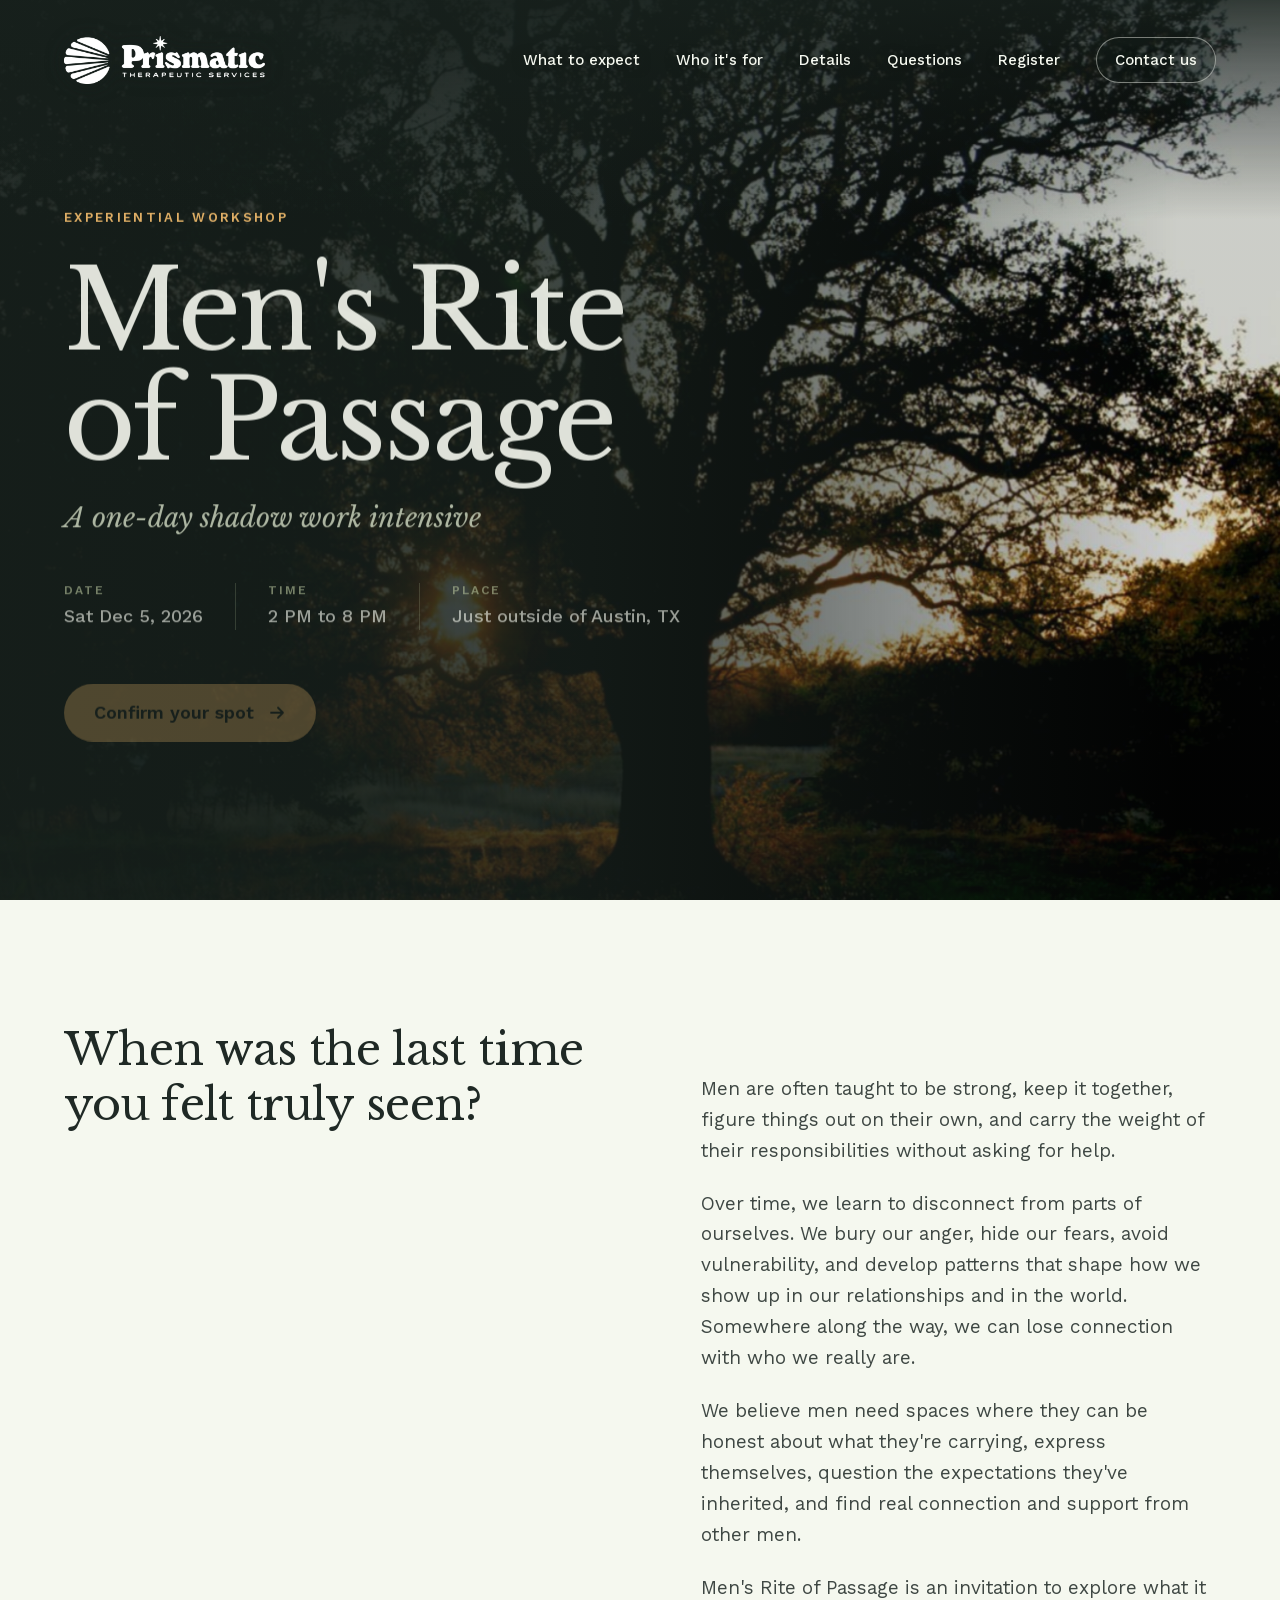
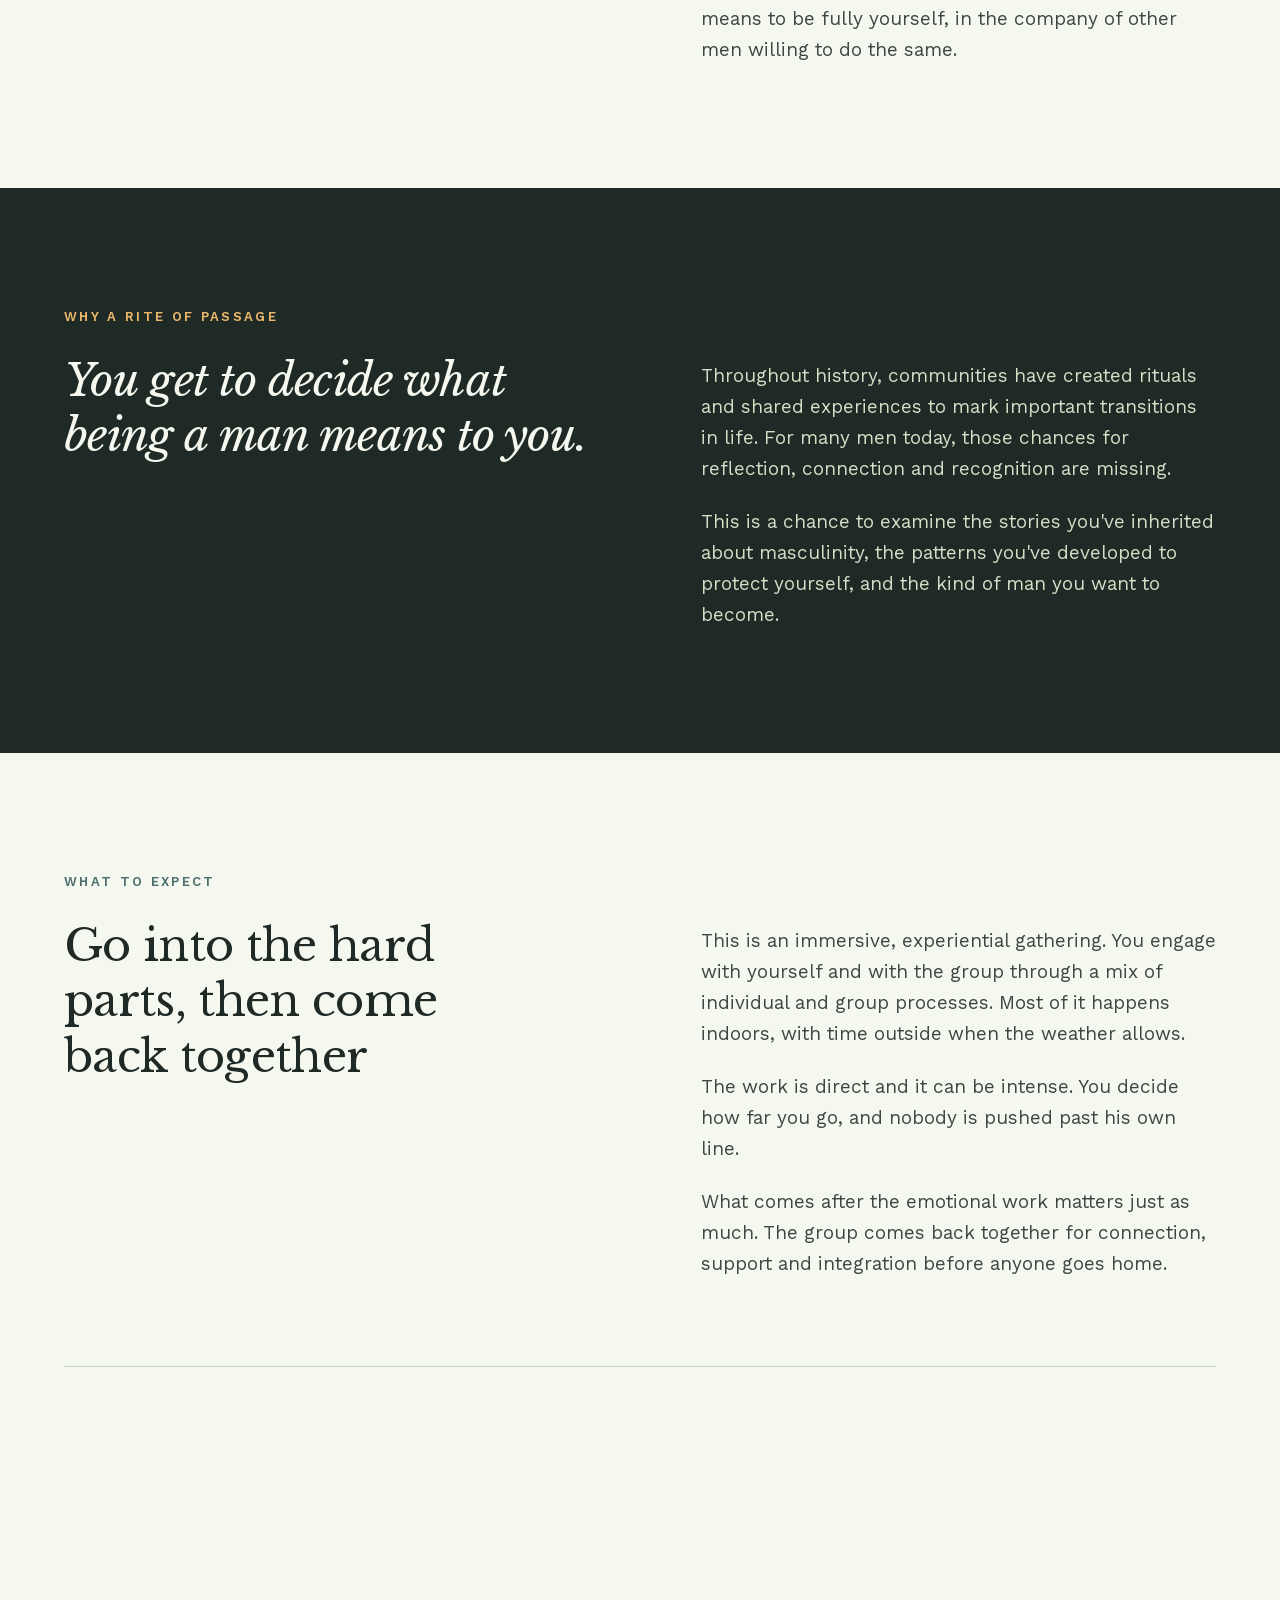
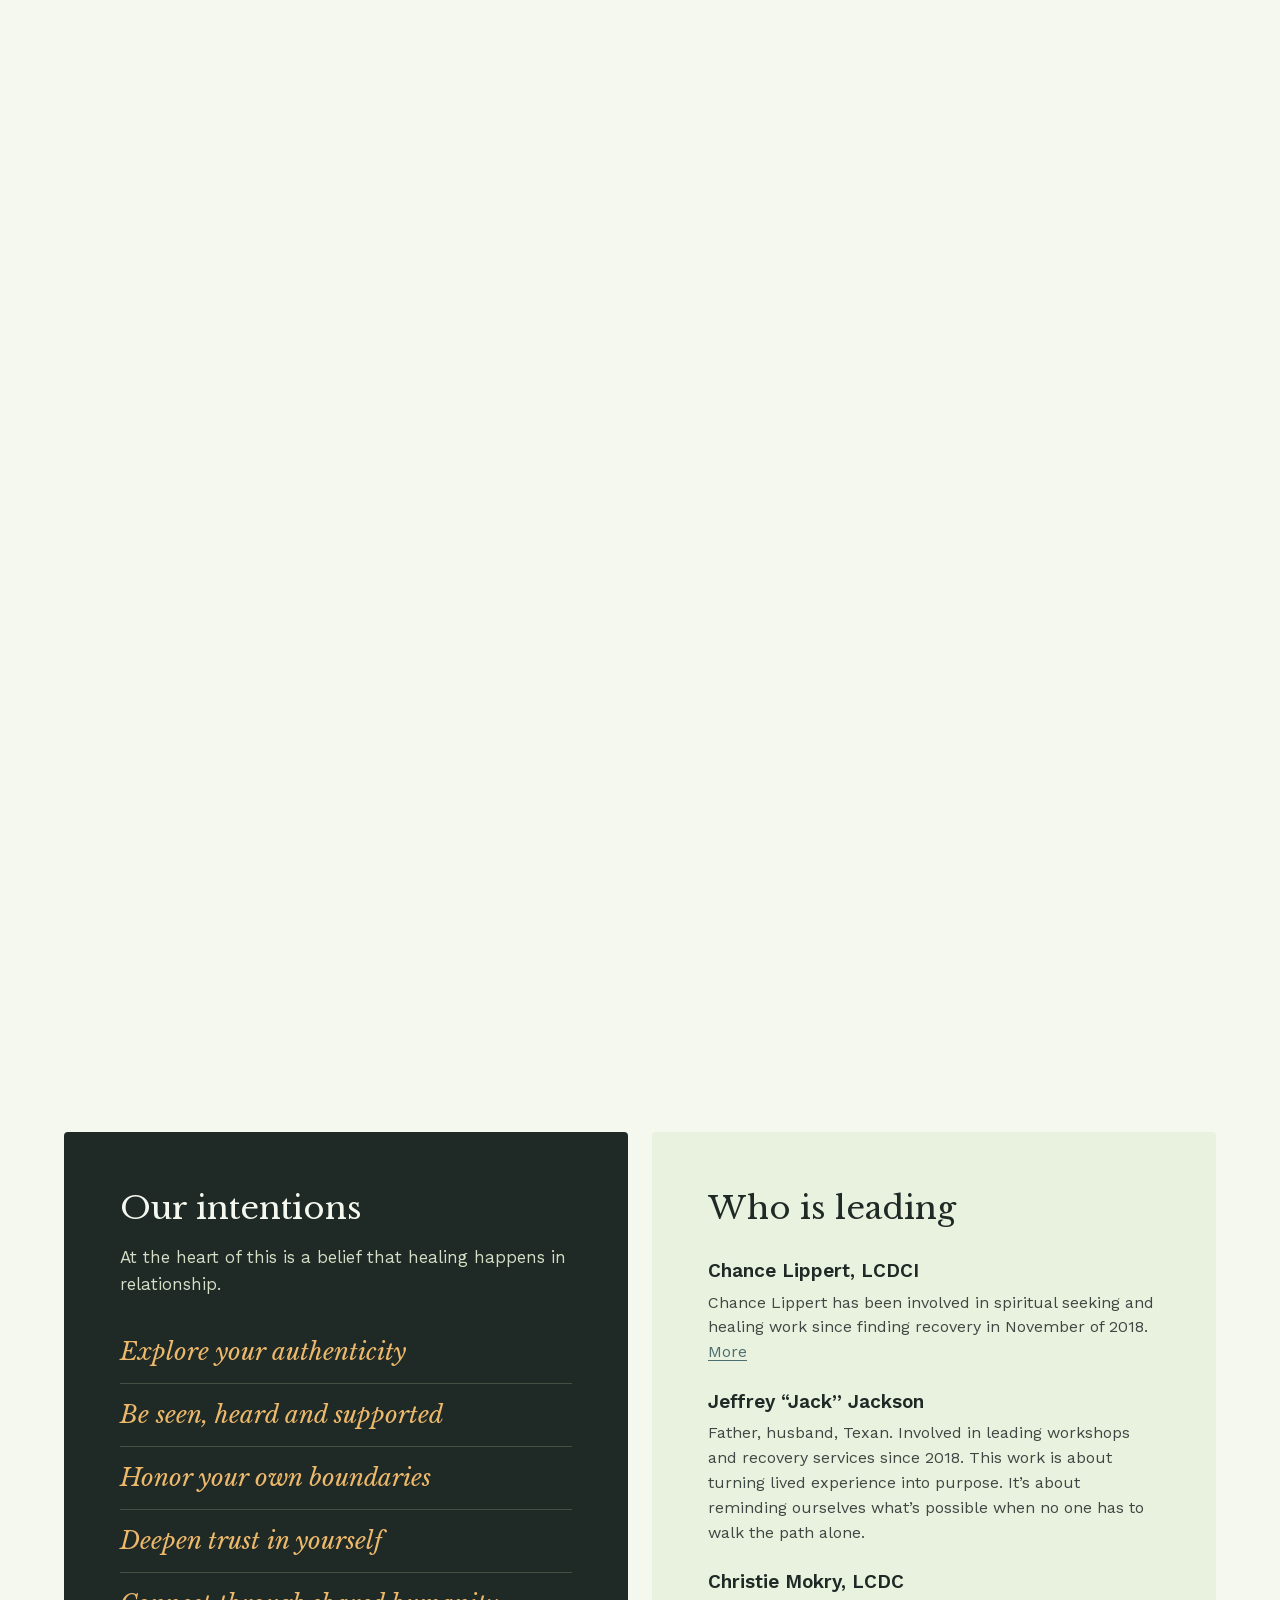
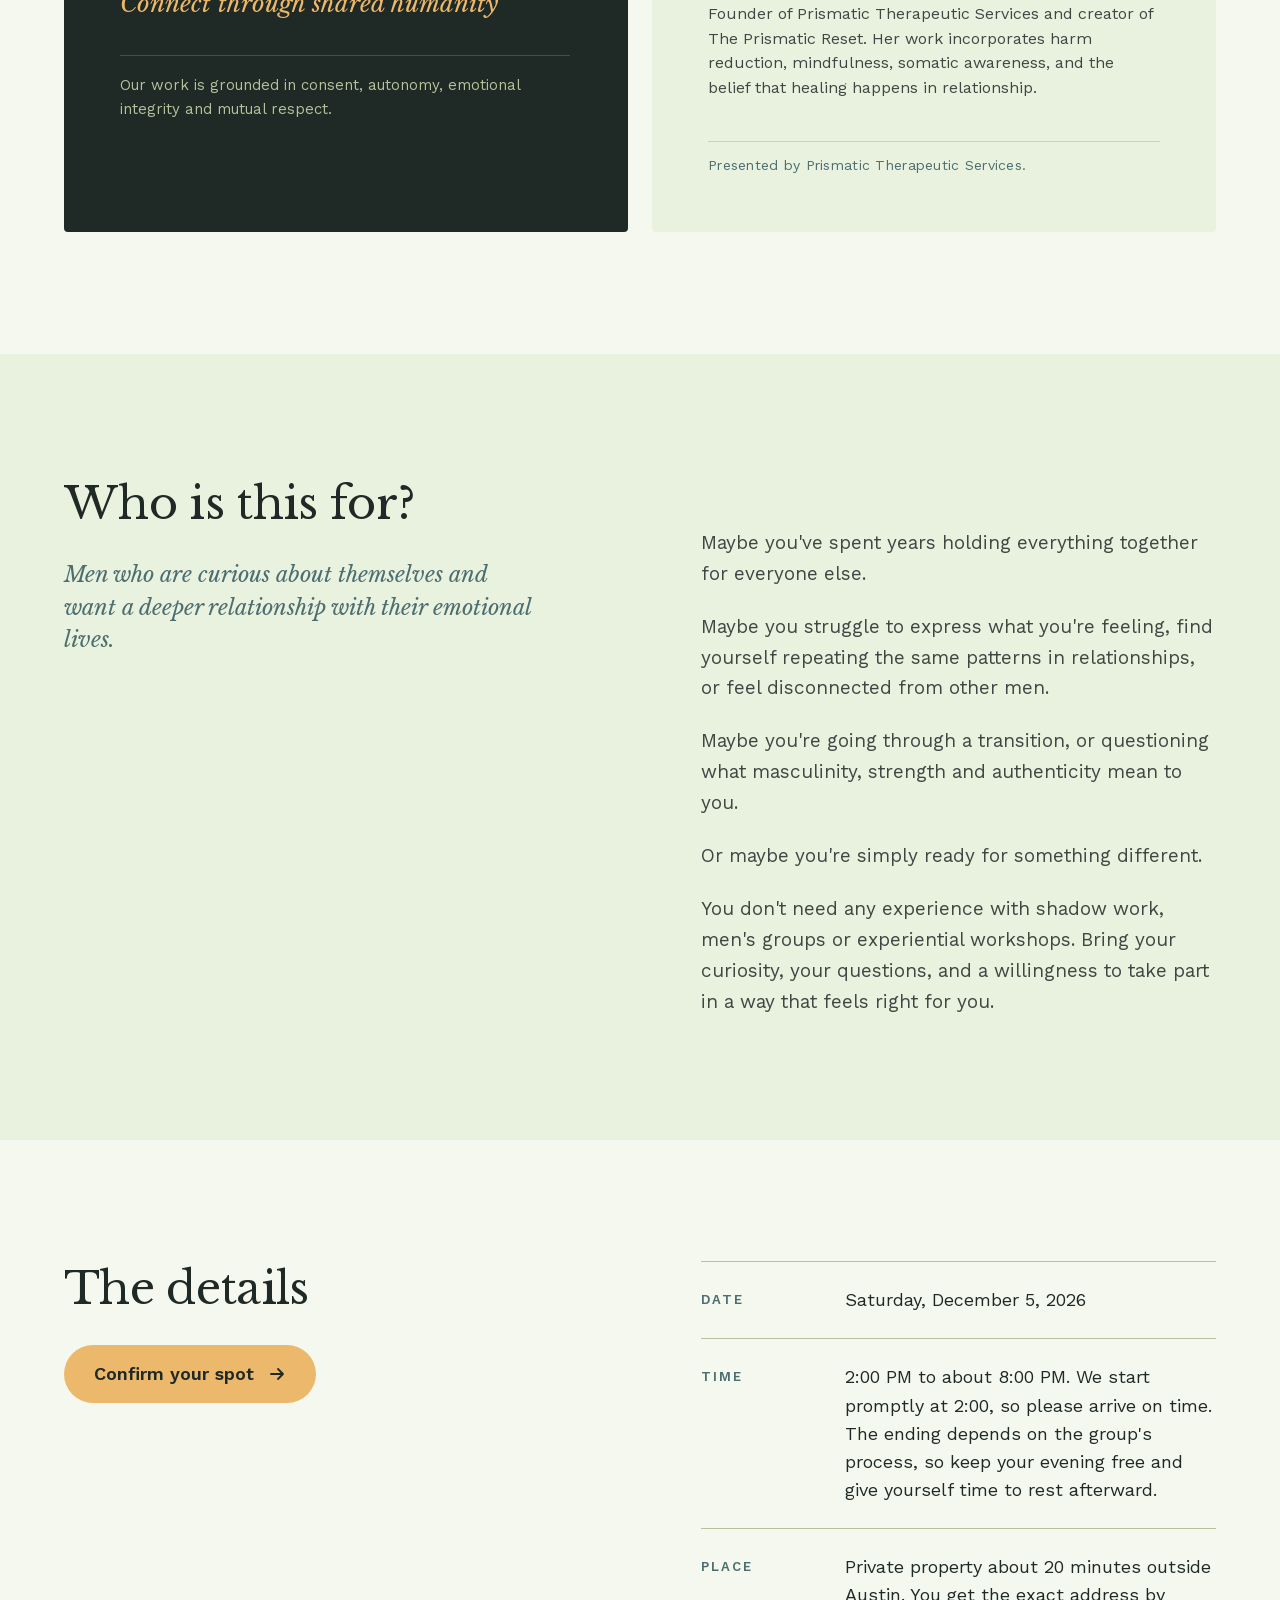
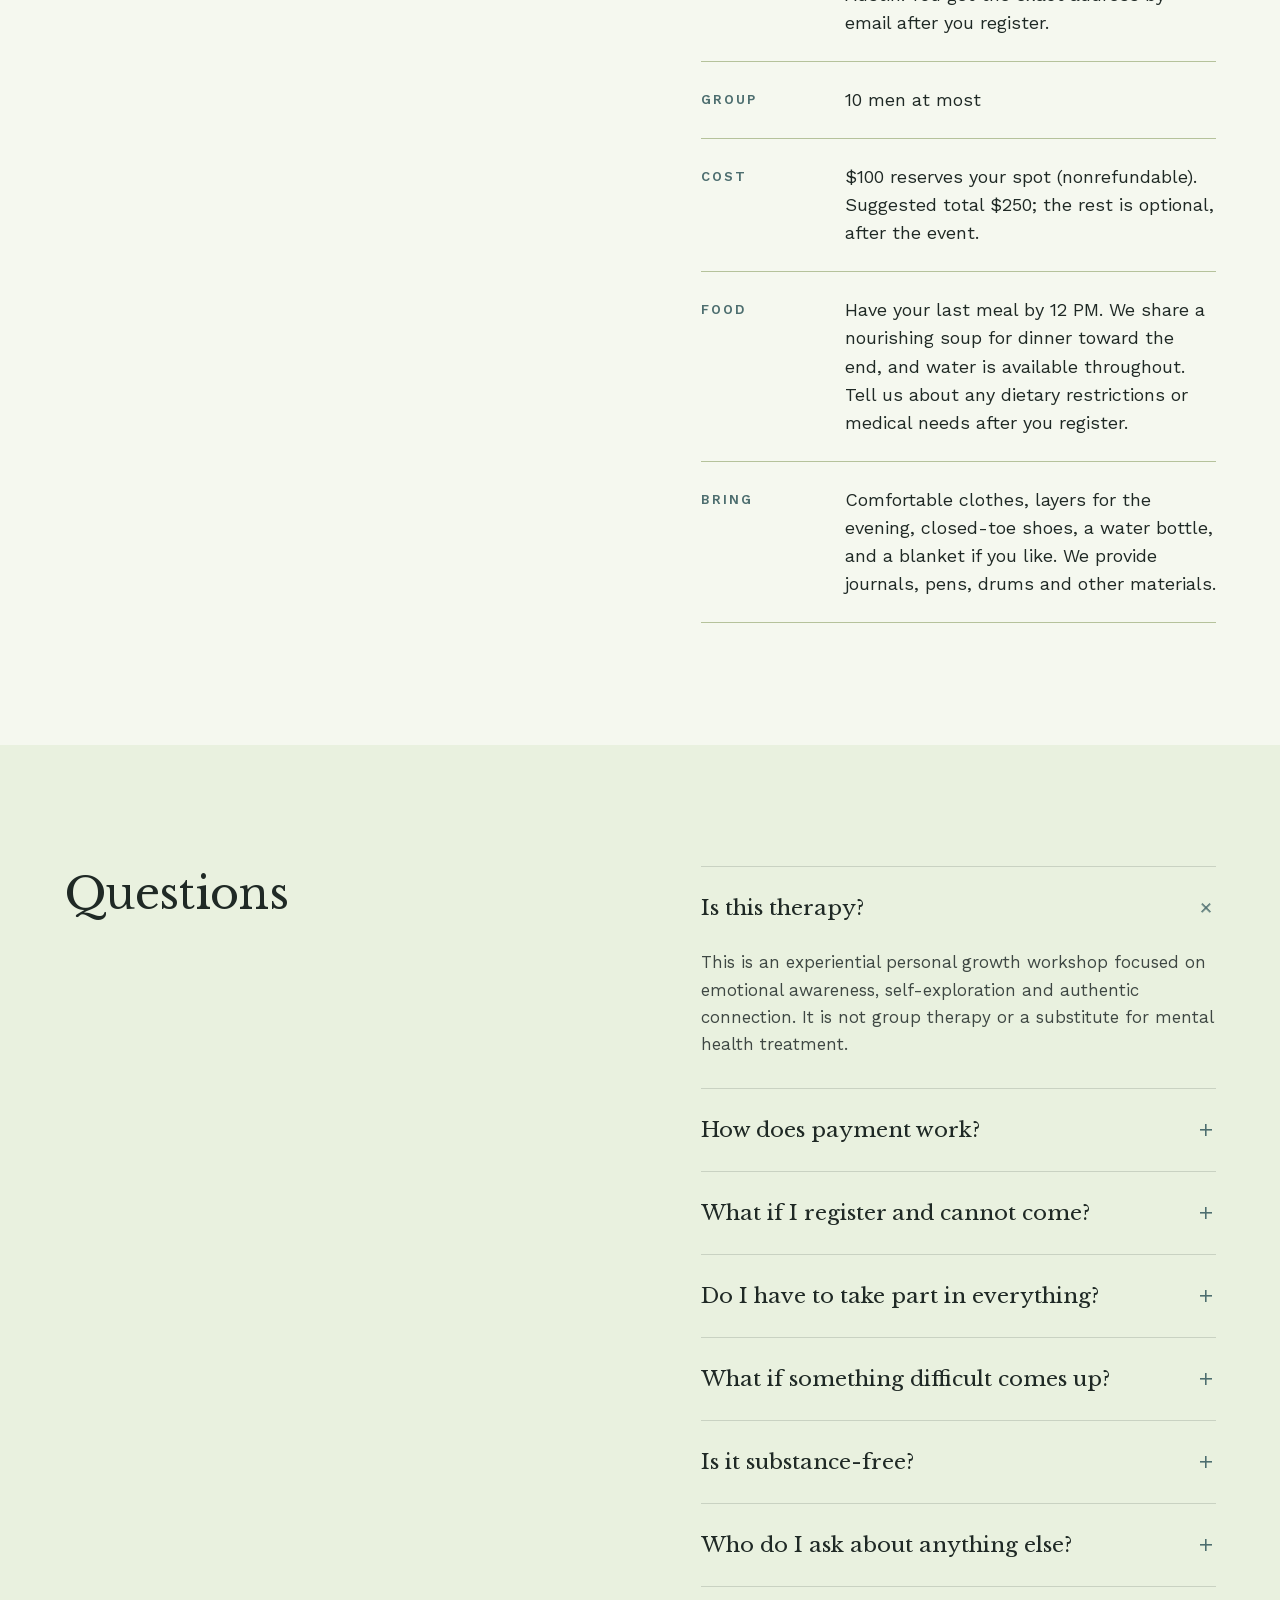
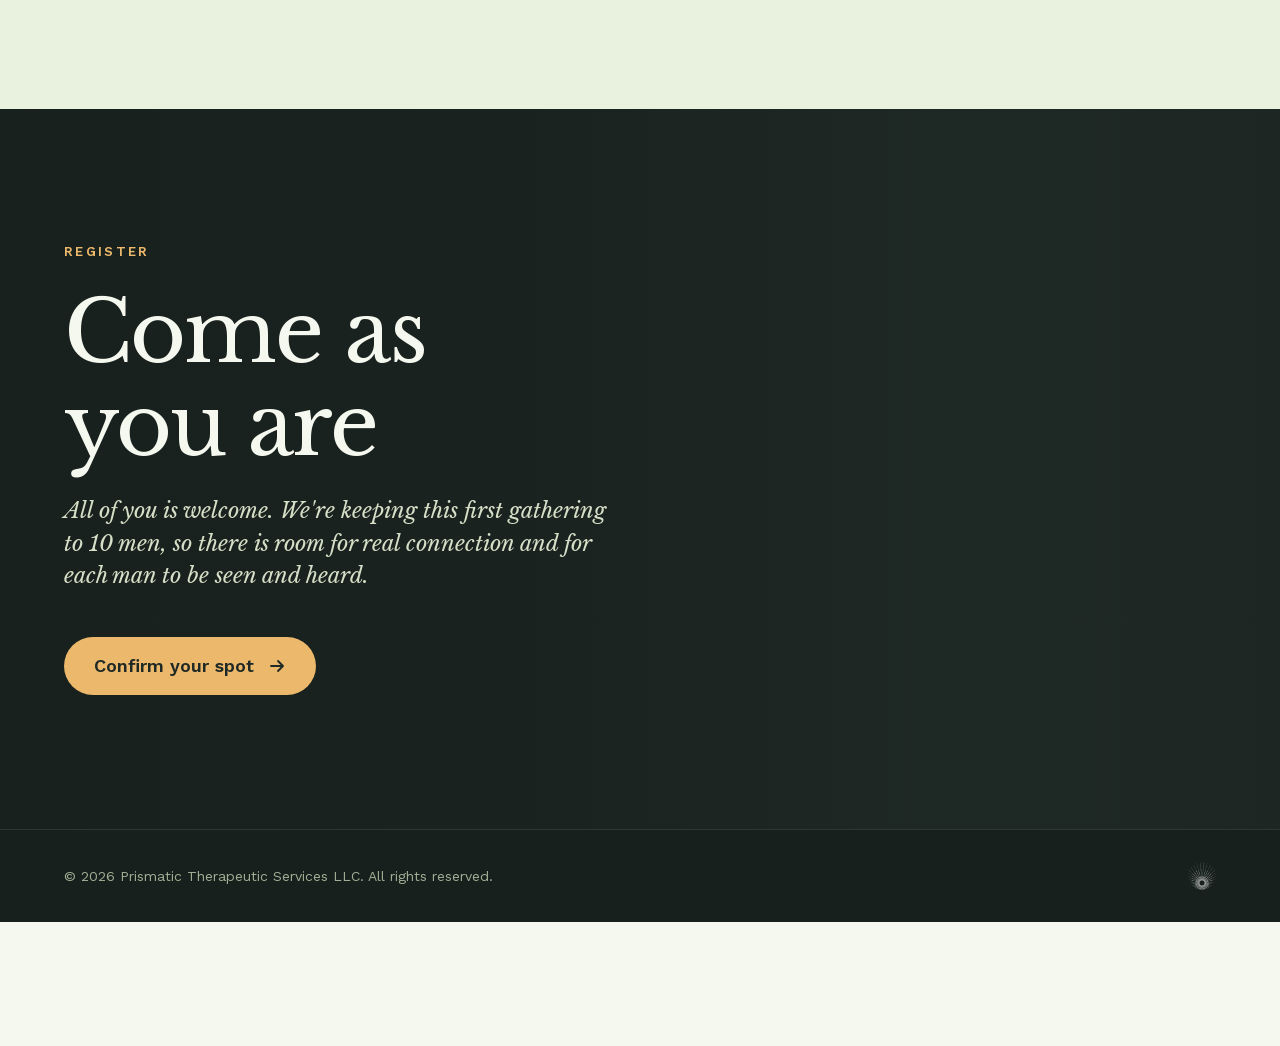
<file: index.html>
<!DOCTYPE html>
<html lang="en">
<head>
<meta charset="utf-8">
<meta name="robots" content="noindex, nofollow">
<title>Events | Prismatic Recovery</title>
<meta http-equiv="refresh" content="0; url=/rite-of-passage/">
<link rel="canonical" href="https://events.prismaticrecovery.com/rite-of-passage/">
</head>
<body>
<p><a href="/rite-of-passage/">Rite of Passage: A Shadow Work Intensive for Men</a></p>
</body>
</html>
</file>
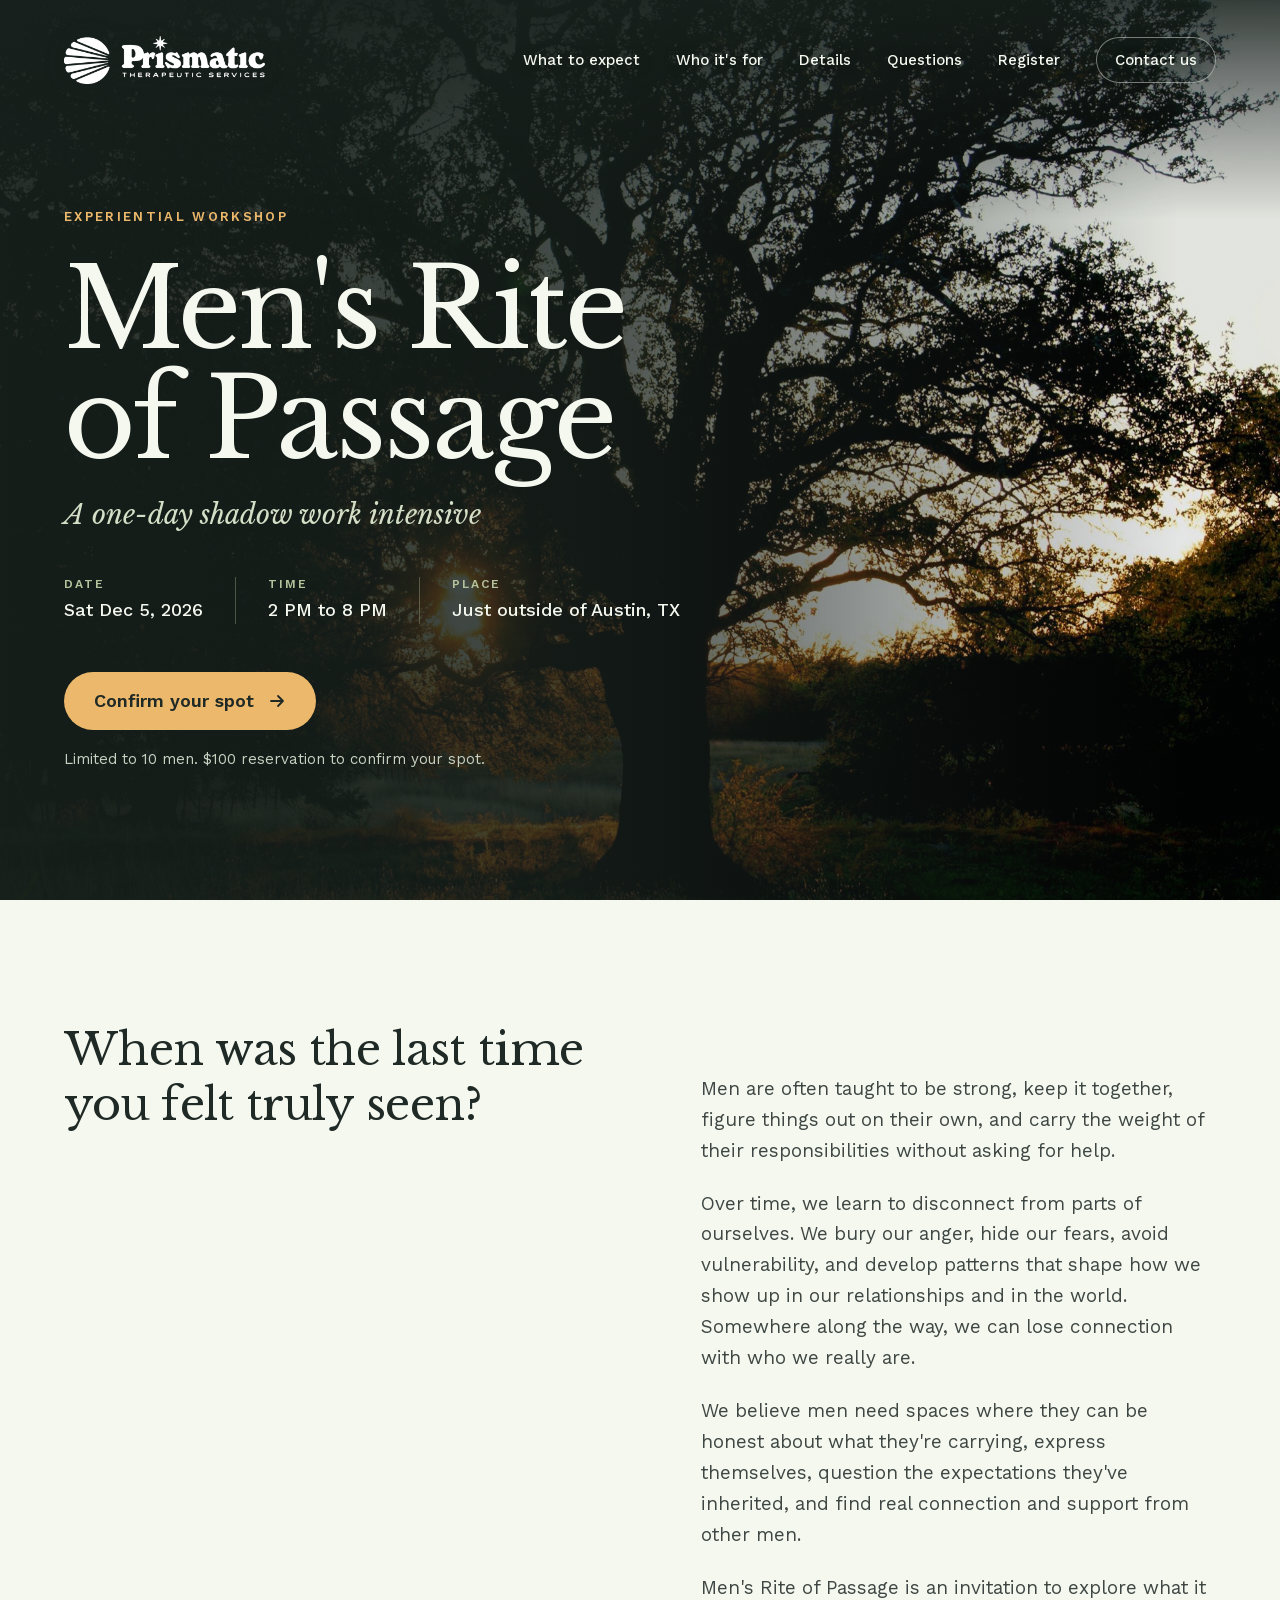
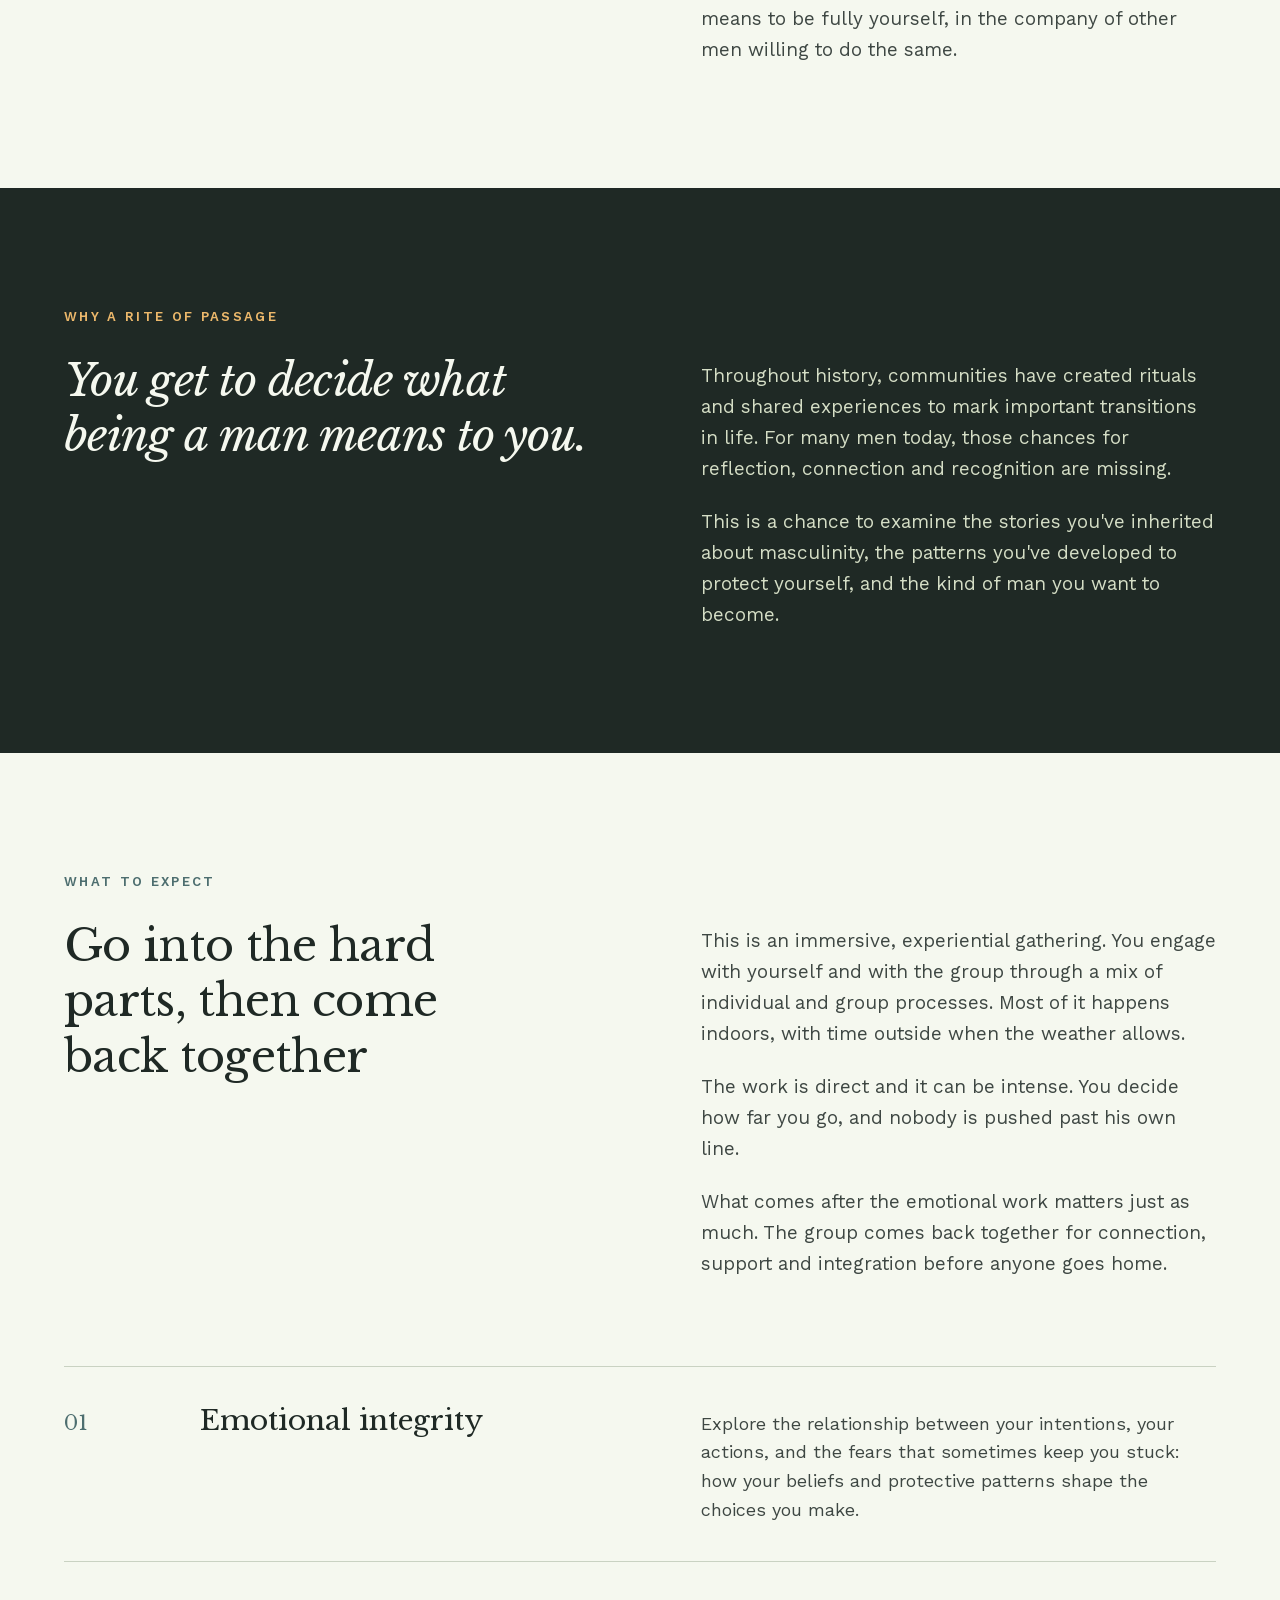
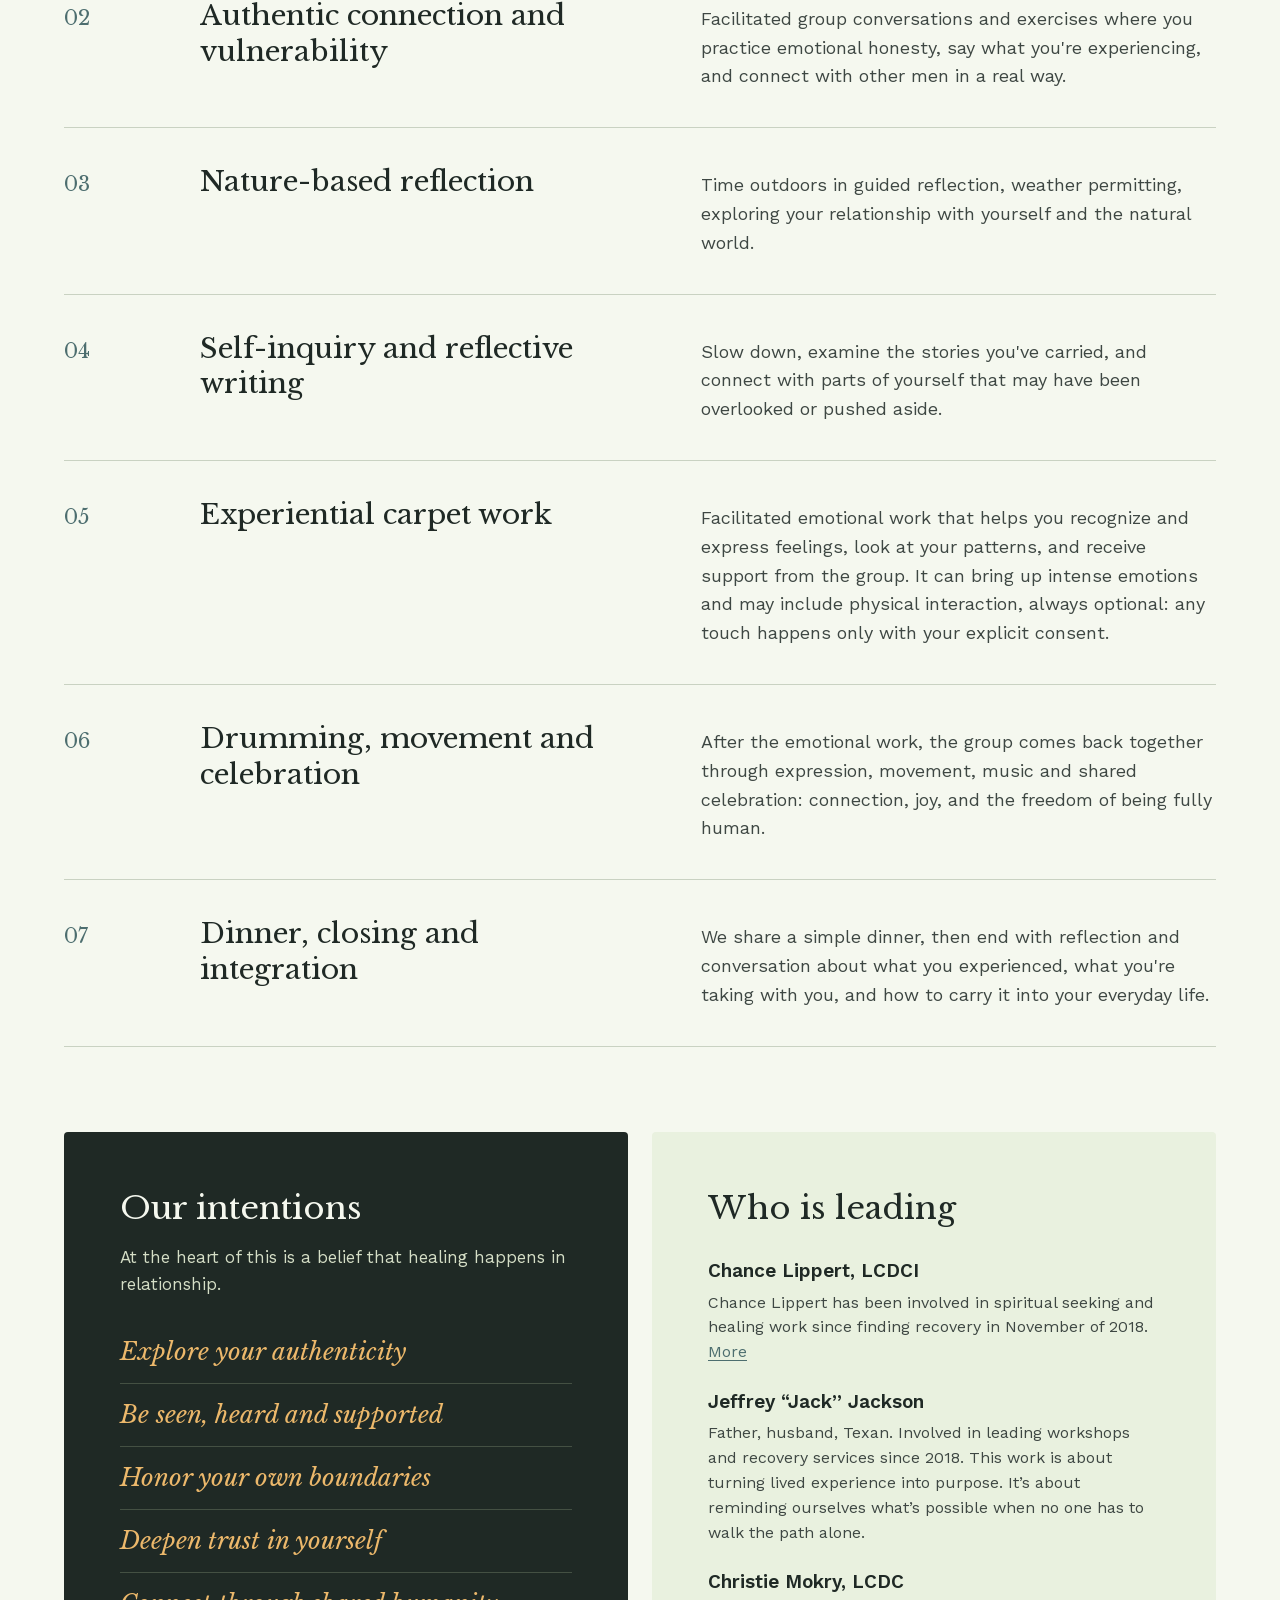
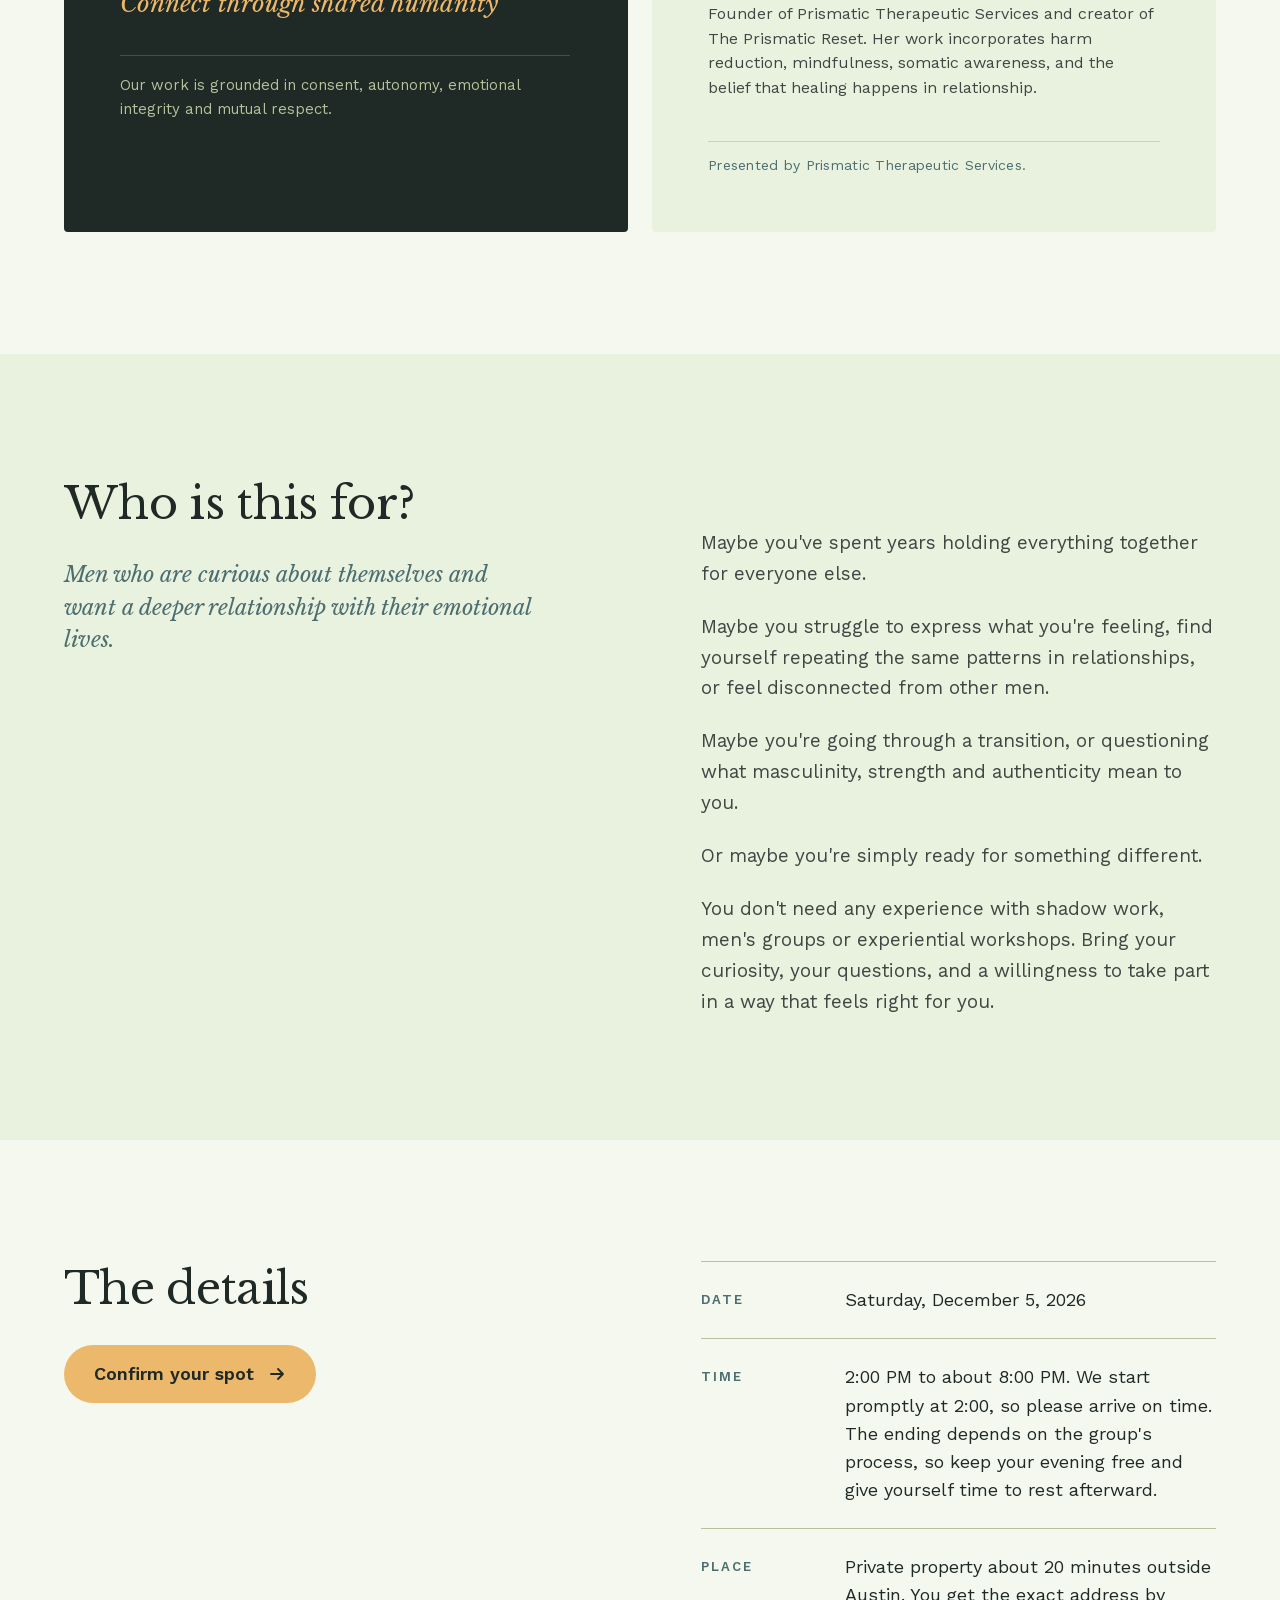
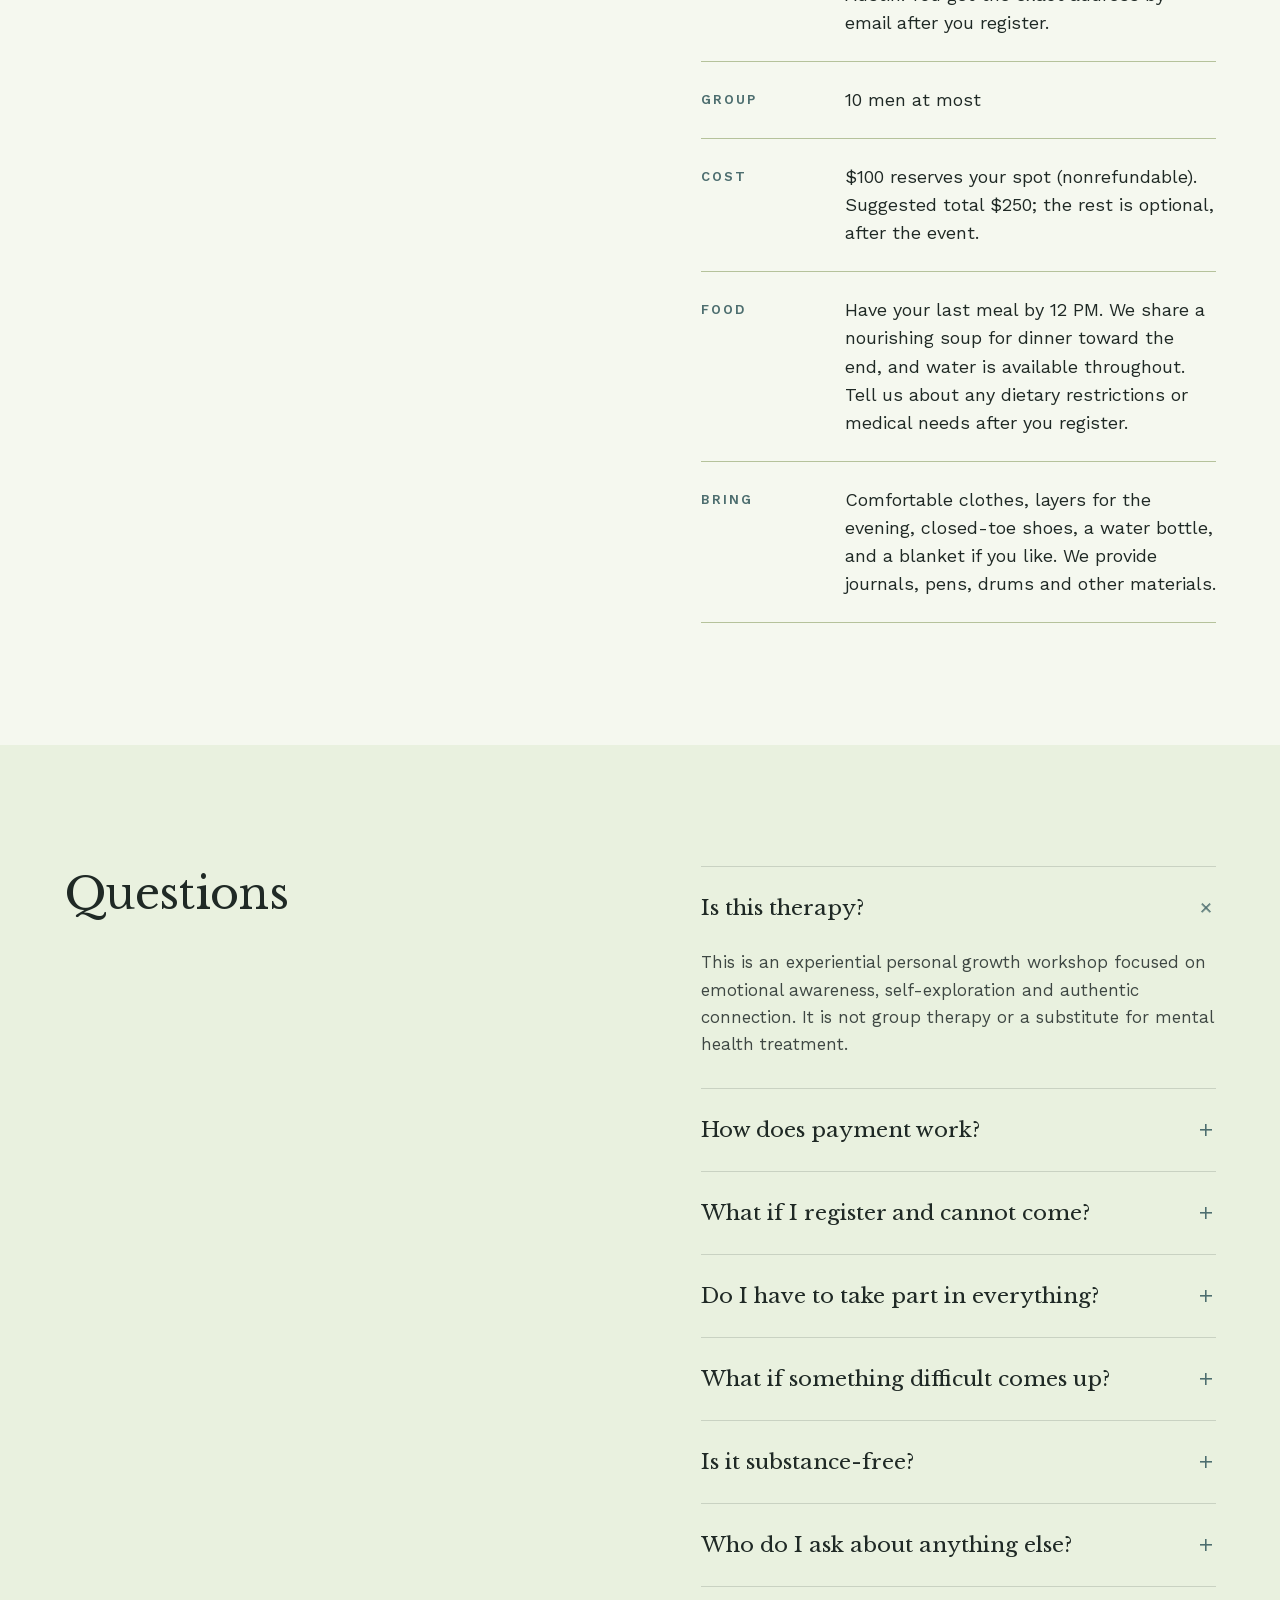
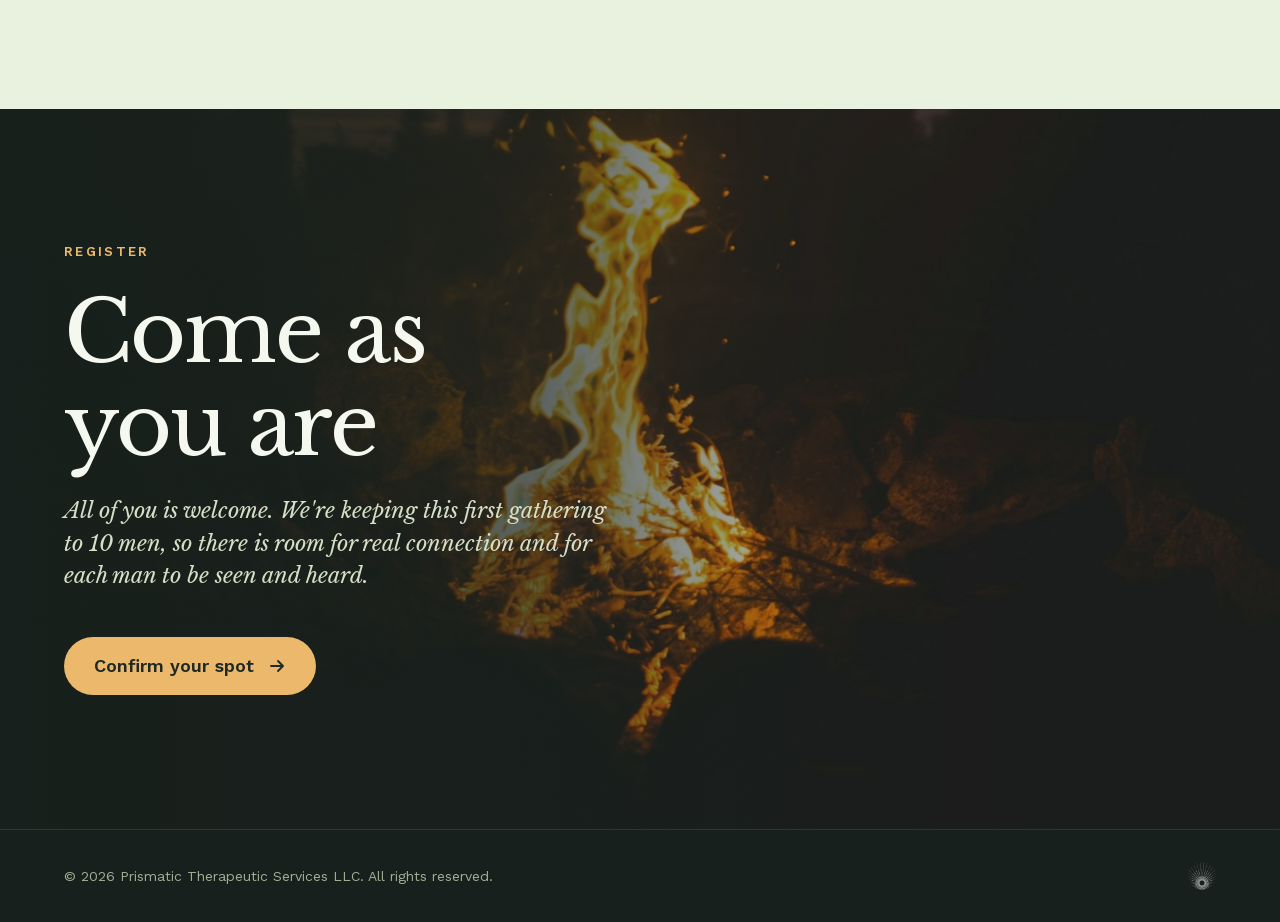
<file: rite-of-passage/index.html>
<!DOCTYPE html>
<html lang="en" data-event="rite-of-passage" data-status-url="https://script.google.com/macros/s/AKfycbwJgz7mOX6dc-BZJiXu2IFKfOCgsXH5LBEYFWZw-1y06YziF1A7SUE5-fPZqXT9hH4/exec">
<head>
<meta charset="utf-8">
<meta name="viewport" content="width=device-width, initial-scale=1">
<meta name="robots" content="noindex, nofollow">
<meta name="referrer" content="strict-origin-when-cross-origin">
<title>Men's Rite of Passage: A One-Day Shadow Work Intensive | Prismatic Recovery</title>
<meta name="description" content="A one-day shadow work intensive for men. Saturday, December 5, 2026, 2 PM to 8 PM, just outside of Austin, TX. Limited to 10 men.">
<meta name="theme-color" content="#1F2925">
<link rel="icon" type="image/png" href="/assets/prismatic-star-white.png">
<link rel="preload" href="/assets/fonts/libre-baskerville-400-latin.woff2" as="font" type="font/woff2" crossorigin>
<link rel="preload" href="/assets/fonts/work-sans-var-latin.woff2" as="font" type="font/woff2" crossorigin>
<link rel="stylesheet" href="/css/events.css?v=13">
</head>
<body>
<a class="skip" href="#main">Skip to content</a>

<header class="site-header" id="top">
  <a class="brand" href="#top" aria-label="Prismatic Therapeutic Services, back to top">
    <img src="/assets/prismatic-logo-2026-white.png" alt="Prismatic Therapeutic Services" width="201" height="48">
  </a>
  <button class="menu-toggle" type="button" aria-expanded="false" aria-controls="site-nav">
    <span class="visually-hidden">Menu</span>
    <svg width="26" height="26" viewBox="0 0 26 26" aria-hidden="true"><path d="M4 8h18M4 13h18M4 18h18" /></svg>
  </button>
  <nav class="site-nav" id="site-nav" aria-label="Page">
    <a href="#what-to-expect">What to expect</a>
    <a href="#who">Who it's for</a>
    <a href="#details">Details</a>
    <a href="#questions">Questions</a>
    <a href="#register">Register</a>
    <a class="nav-contact" href="mailto:christie@prismaticrecovery.com?subject=Question%20about%20Men%27s%20Rite%20of%20Passage%20(December%205)" target="_blank" rel="noopener">Contact us</a>
  </nav>
</header>

<main id="main">
  <section class="hero" aria-labelledby="hero-title">
    <picture class="hero-photo">
      <source media="(max-width: 700px)" srcset="images/hero-live-oak-1100.jpg">
      <img src="images/hero-live-oak-2000.jpg" alt="" width="2000" height="1455" fetchpriority="high">
    </picture>
    <div class="hero-copy">
      <p class="hero-kicker">Experiential workshop</p>
      <h1 id="hero-title">Men's Rite of Passage</h1>
      <p class="hero-sub">A one-day shadow<br class="br-mobile"> work intensive</p>
      <dl class="facts">
        <div><dt>Date</dt><dd>Sat Dec 5, 2026</dd></div>
        <div><dt>Time</dt><dd>2 PM to 8 PM</dd></div>
        <div><dt>Place</dt><dd>Just outside of Austin, TX</dd></div>
      </dl>
      <div class="cta-row">
        <a class="btn btn-gold when-open" href="https://buy.stripe.com/7sYbJ1etC1sI6Vyg2x9oc01" data-checkout aria-haspopup="dialog" aria-controls="checkout">Confirm your spot<svg class="arrow" viewBox="0 0 18 18" aria-hidden="true"><path d="M3 9h12M10 4l5 5-5 5"/></svg></a>
        <button class="btn btn-gold when-full" type="button" data-waitlist aria-haspopup="dialog" aria-controls="waitlist">Join the waitlist<svg class="arrow" viewBox="0 0 18 18" aria-hidden="true"><path d="M3 9h12M10 4l5 5-5 5"/></svg></button>
      </div>
      <p class="hero-note when-open">Limited to 10 men. $100 reservation to confirm your spot.</p>
      <p class="hero-note when-full">All 10 spots are taken. Join the waitlist and we'll email you if one opens up.</p>
    </div>
  </section>

  <section class="section opening" aria-labelledby="opening-title">
    <div class="split">
      <div class="split-head">
        <h2 id="opening-title">When was the last time you felt truly seen?</h2>
      </div>
      <div class="split-body intro">
        <p>Men are often taught to be strong, keep it together, figure things out on their own, and carry the weight of their responsibilities without asking for help.</p>
        <p>Over time, we learn to disconnect from parts of ourselves. We bury our anger, hide our fears, avoid vulnerability, and develop patterns that shape how we show up in our relationships and in the world. Somewhere along the way, we can lose connection with who we really are.</p>
        <p>We believe men need spaces where they can be honest about what they're carrying, express themselves, question the expectations they've inherited, and find real connection and support from other men.</p>
        <p>Men's Rite of Passage is an invitation to explore what it means to be fully yourself, in the company of other men willing to do the same.</p>
      </div>
    </div>
  </section>

  <section class="section rite" aria-labelledby="rite-title">
    <div class="split">
      <div class="split-head">
        <p class="label">Why a rite of passage</p>
        <h2 id="rite-title">You get to decide what being a man means to you.</h2>
      </div>
      <div class="split-body intro">
        <p>Throughout history, communities have created rituals and shared experiences to mark important transitions in life. For many men today, those chances for reflection, connection and recognition are missing.</p>
        <p>This is a chance to examine the stories you've inherited about masculinity, the patterns you've developed to protect yourself, and the kind of man you want to become.</p>
      </div>
    </div>
  </section>

  <section class="section expect" id="what-to-expect" aria-labelledby="expect-title">
    <div class="split">
      <div class="split-head">
        <p class="label">What to expect</p>
        <h2 id="expect-title">Go into the hard parts, then come back together</h2>
      </div>
      <div class="split-body intro">
        <p>This is an immersive, experiential gathering. You engage with yourself and with the group through a mix of individual and group processes. Most of it happens indoors, with time outside when the weather allows.</p>
        <p>The work is direct and it can be intense. You decide how far you go, and nobody is pushed past his own line.</p>
        <p>What comes after the emotional work matters just as much. The group comes back together for connection, support and integration before anyone goes home.</p>
      </div>
    </div>

    <ol class="parts" data-reveal-group>
      <li><div class="part-head"><span class="part-num" aria-hidden="true">01</span><h3>Emotional integrity</h3></div><p>Explore the relationship between your intentions, your actions, and the fears that sometimes keep you stuck: how your beliefs and protective patterns shape the choices you make.</p></li>
      <li><div class="part-head"><span class="part-num" aria-hidden="true">02</span><h3>Authentic connection and vulnerability</h3></div><p>Facilitated group conversations and exercises where you practice emotional honesty, say what you're experiencing, and connect with other men in a real way.</p></li>
      <li><div class="part-head"><span class="part-num" aria-hidden="true">03</span><h3>Nature-based reflection</h3></div><p>Time outdoors in guided reflection, weather permitting, exploring your relationship with yourself and the natural world.</p></li>
      <li><div class="part-head"><span class="part-num" aria-hidden="true">04</span><h3>Self-inquiry and reflective writing</h3></div><p>Slow down, examine the stories you've carried, and connect with parts of yourself that may have been overlooked or pushed aside.</p></li>
      <li><div class="part-head"><span class="part-num" aria-hidden="true">05</span><h3>Experiential carpet work</h3></div><p>Facilitated emotional work that helps you recognize and express feelings, look at your patterns, and receive support from the group. It can bring up intense emotions and may include physical interaction, always optional: any touch happens only with your explicit consent.</p></li>
      <li><div class="part-head"><span class="part-num" aria-hidden="true">06</span><h3>Drumming, movement and celebration</h3></div><p>After the emotional work, the group comes back together through expression, movement, music and shared celebration: connection, joy, and the freedom of being fully human.</p></li>
      <li><div class="part-head"><span class="part-num" aria-hidden="true">07</span><h3>Dinner, closing and integration</h3></div><p>We share a simple dinner, then end with reflection and conversation about what you experienced, what you're taking with you, and how to carry it into your everyday life.</p></li>
    </ol>

    <div class="panels">
      <div class="panel panel-dark">
        <h3>Our intentions</h3>
        <p class="panel-lede">At the heart of this is a belief that healing happens in relationship.</p>
        <ul class="intentions">
          <li>Explore your authenticity</li>
          <li>Be seen, heard and supported</li>
          <li>Honor your own boundaries</li>
          <li>Deepen trust in yourself</li>
          <li>Connect through shared humanity</li>
        </ul>
        <p class="panel-foot">Our work is grounded in consent, autonomy, emotional integrity and mutual respect.</p>
      </div>
      <div class="panel panel-sage">
        <h3>Who is leading</h3>
        <ul class="leaders">
          <li><strong>Chance Lippert, LCDCI</strong><span class="bio">Chance Lippert has been involved in spiritual seeking and healing work since finding recovery in November of 2018. <span class="bio-rest" id="bio-chance-rest">After a tumultuous upbringing and years of legal issues, Chance found a new path through mindfulness, spiritual practice, and many forms of healing. He developed a passion for helping others through their own shadow work. Today he maintains a role as a father, husband, counselor, and leader in the frontier of authenticity.</span> <button type="button" class="bio-toggle" aria-expanded="false" aria-controls="bio-chance-rest">More</button></span></li>
          <li><strong>Jeffrey “Jack” Jackson</strong><span class="bio">Father, husband, Texan. Involved in leading workshops and recovery services since 2018. This work is about turning lived experience into purpose. It’s about reminding ourselves what’s possible when no one has to walk the path alone.</span></li>
          <li><strong>Christie Mokry, LCDC</strong><span class="bio">Founder of Prismatic Therapeutic Services and creator of The Prismatic Reset. Her work incorporates harm reduction, mindfulness, somatic awareness, and the belief that healing happens in relationship.</span></li>
        </ul>
        <p class="presented">Presented by Prismatic Therapeutic Services.</p>
      </div>
    </div>
  </section>

  <section class="section who" id="who" aria-labelledby="who-title">
    <div class="split">
      <div class="split-head">
        <h2 id="who-title">Who is this for?</h2>
        <p class="who-lede">Men who are curious about themselves and want a deeper relationship with their emotional lives.</p>
      </div>
      <div class="split-body intro">
        <p>Maybe you've spent years holding everything together for everyone else.</p>
        <p>Maybe you struggle to express what you're feeling, find yourself repeating the same patterns in relationships, or feel disconnected from other men.</p>
        <p>Maybe you're going through a transition, or questioning what masculinity, strength and authenticity mean to you.</p>
        <p>Or maybe you're simply ready for something different.</p>
        <p>You don't need any experience with shadow work, men's groups or experiential workshops. Bring your curiosity, your questions, and a willingness to take part in a way that feels right for you.</p>
      </div>
    </div>
  </section>

  <section class="section details" id="details" aria-labelledby="details-title">
    <div class="split">
      <div class="split-head sticky">
        <h2 id="details-title">The details</h2>
        <a class="btn btn-gold when-open" href="https://buy.stripe.com/7sYbJ1etC1sI6Vyg2x9oc01" data-checkout aria-haspopup="dialog" aria-controls="checkout">Confirm your spot<svg class="arrow" viewBox="0 0 18 18" aria-hidden="true"><path d="M3 9h12M10 4l5 5-5 5"/></svg></a>
        <button class="btn btn-gold when-full" type="button" data-waitlist aria-haspopup="dialog" aria-controls="waitlist">Join the waitlist<svg class="arrow" viewBox="0 0 18 18" aria-hidden="true"><path d="M3 9h12M10 4l5 5-5 5"/></svg></button>
      </div>
      <dl class="split-body detail-list">
        <div><dt>Date</dt><dd>Saturday, December 5, 2026</dd></div>
        <div><dt>Time</dt><dd>2:00 PM to about 8:00 PM. We start promptly at 2:00, so please arrive on time. The ending depends on the group's process, so keep your evening free and give yourself time to rest afterward.</dd></div>
        <div><dt>Place</dt><dd>Private property about 20 minutes outside Austin. You get the exact address by email after you register.</dd></div>
        <div><dt>Group</dt><dd>10 men at most</dd></div>
        <div><dt>Cost</dt><dd>$100 reserves your spot (nonrefundable). Suggested total $250; the rest is optional, after the event.</dd></div>
        <div><dt>Food</dt><dd>Have your last meal by 12 PM. We share a nourishing soup for dinner toward the end, and water is available throughout. Tell us about any dietary restrictions or medical needs after you register.</dd></div>
        <div><dt>Bring</dt><dd>Comfortable clothes, layers for the evening, closed-toe shoes, a water bottle, and a blanket if you like. We provide journals, pens, drums and other materials.</dd></div>
      </dl>
    </div>
  </section>

  <section class="section questions" id="questions" aria-labelledby="questions-title">
    <div class="split">
      <div class="split-head">
        <h2 id="questions-title">Questions</h2>
      </div>
      <div class="split-body faq">
        <details open>
          <summary>Is this therapy?</summary>
          <p>This is an experiential personal growth workshop focused on emotional awareness, self-exploration and authentic connection. It is not group therapy or a substitute for mental health treatment.</p>
        </details>
        <details>
          <summary>How does payment work?</summary>
          <p>The suggested total is $250. You pay the $100 reservation now to confirm your spot, and that is all you owe. After the event we email you a link for a second payment. It is completely optional and you set the amount. We suggest $150 or more, which brings you to the suggested total, and you can pay less, more, or nothing.</p>
        </details>
        <details>
          <summary>What if I register and cannot come?</summary>
          <p>The $100 reservation is nonrefundable. If you cancel at least 7 days before (by Saturday, November 28), we can offer a transfer or a credit toward a future event, subject to availability. Later cancellations are not guaranteed a credit.</p>
        </details>
        <details>
          <summary>Do I have to take part in everything?</summary>
          <p>No. You choose how much you share, you can decline or stop any exercise, and you can ask for support at any point. Any touch happens only with your explicit consent. Before the event you sign a participation agreement that covers this, along with confidentiality.</p>
        </details>
        <details>
          <summary>What if something difficult comes up?</summary>
          <p>Meaningful emotional work can bring up difficult experiences. We make space for grounding, reflection and integration throughout, and you can step back whenever you need to.</p>
        </details>
        <details>
          <summary>Is it substance-free?</summary>
          <p>Yes. Please arrive sober and don't use alcohol or other intoxicating substances during the event. Prescribed medications are fine as directed.</p>
        </details>
        <details>
          <summary>Who do I ask about anything else?</summary>
          <p>Email <a href="mailto:christie@prismaticrecovery.com">christie@prismaticrecovery.com</a>.</p>
        </details>
      </div>
    </div>
  </section>

  <section class="register" id="register" aria-labelledby="register-title">
    <picture class="register-photo">
      <source media="(max-width: 700px)" srcset="images/register-fire-1100.jpg">
      <img src="images/register-fire-2000.jpg" alt="" width="2000" height="2800" loading="lazy">
    </picture>
    <div class="register-copy">
      <p class="hero-kicker">Register</p>
      <h2 id="register-title">Come as you are</h2>
      <p class="register-line">All of you is welcome. We're keeping this first gathering to 10 men, so there is room for real connection and for each man to be seen and heard.</p>
      <a class="btn btn-gold when-open" href="https://buy.stripe.com/7sYbJ1etC1sI6Vyg2x9oc01" data-checkout aria-haspopup="dialog" aria-controls="checkout">Confirm your spot<svg class="arrow" viewBox="0 0 18 18" aria-hidden="true"><path d="M3 9h12M10 4l5 5-5 5"/></svg></a>

      <button class="btn btn-gold when-full" type="button" data-waitlist aria-haspopup="dialog" aria-controls="waitlist">Join the waitlist<svg class="arrow" viewBox="0 0 18 18" aria-hidden="true"><path d="M3 9h12M10 4l5 5-5 5"/></svg></button>
    </div>
  </section>
</main>

<footer class="site-footer">
  <p>© 2026 Prismatic Therapeutic Services LLC. All rights reserved.</p>
  <img src="/assets/prismatic-star-white.png" alt="" width="28" height="28">
</footer>

<div class="modal" id="checkout" role="dialog" aria-modal="true" aria-labelledby="checkout-title" hidden>
  <div class="modal-panel">
    <button class="modal-close" type="button" data-modal-close>
      <span class="visually-hidden">Close</span>
      <svg width="22" height="22" viewBox="0 0 22 22" aria-hidden="true"><path d="M5 5l12 12M17 5L5 17"/></svg>
    </button>
    <p class="hero-kicker">Men's Rite of Passage, December 5</p>
    <h2 id="checkout-title">Confirm your spot</h2>
    <dl class="price-list">
      <div class="is-today"><dt>Today</dt><dd class="amount">$100</dd><dd class="what">Reserves your spot. It is all you owe.</dd></div>
      <div><dt>Suggested total</dt><dd class="amount">$250</dd><dd class="what">Per person, for the whole intensive.</dd></div>
      <div><dt>After the event</dt><dd class="amount is-word">Optional</dd><dd class="what">We email you a link for a second payment. You choose the amount; we suggest $150 or more.</dd></div>
    </dl>
    <a class="btn btn-gold checkout-go" data-checkout-go href="https://buy.stripe.com/7sYbJ1etC1sI6Vyg2x9oc01">Continue to payment<svg class="arrow" viewBox="0 0 18 18" aria-hidden="true"><path d="M3 9h12M10 4l5 5-5 5"/></svg></a>
    <p class="checkout-note">The $100 reservation is nonrefundable. Cancel by November 28 and we can offer a transfer or credit toward a future event. Secure checkout with Stripe; we ask for your name, email and phone so we can reach you before the event.</p>
  </div>
</div>

<div class="modal" id="waitlist" role="dialog" aria-modal="true" aria-labelledby="waitlist-title" aria-describedby="waitlist-line" hidden>
  <div class="modal-panel">
    <button class="modal-close" type="button" data-modal-close>
      <span class="visually-hidden">Close</span>
      <svg width="22" height="22" viewBox="0 0 22 22" aria-hidden="true"><path d="M5 5l12 12M17 5L5 17"/></svg>
    </button>
    <p class="hero-kicker">Men's Rite of Passage</p>
    <h2 id="waitlist-title">Join the waitlist</h2>
    <p class="modal-line" id="waitlist-line">All 10 spots are taken. Leave your email and we'll tell you if one opens up, and about the next one.</p>
    <form class="signup" id="signup" action="https://assets.mailerlite.com/jsonp/2655766/forms/204321688640292616/subscribe" method="post" novalidate>
      <div class="signup-row">
        <label class="visually-hidden" for="signup-email">Email</label>
        <input id="signup-email" type="email" name="fields[email]" placeholder="Email" autocomplete="email" required>
        <button class="btn btn-gold" type="submit">Join</button>
      </div>
      <input type="hidden" name="ml-submit" value="1">
      <input type="hidden" name="anticsrf" value="true">
      <div class="captcha" id="signup-captcha" data-sitekey="6Lf1KHQUAAAAAFNKEX1hdSWCS3mRMv4FlFaNslaD"></div>
      <p class="signup-status" role="status" aria-live="polite"></p>
    </form>
  </div>
</div>

<script src="/js/events.js?v=6" defer></script>
</body>
</html>
</file>
<file: css/events.css>
@font-face {
  font-family: "Libre Baskerville";
  font-style: normal;
  font-weight: 400;
  font-display: swap;
  src: url("/assets/fonts/libre-baskerville-400-latin.woff2") format("woff2");
}
@font-face {
  font-family: "Libre Baskerville";
  font-style: italic;
  font-weight: 400;
  font-display: swap;
  src: url("/assets/fonts/libre-baskerville-400italic-latin.woff2") format("woff2");
}
@font-face {
  font-family: "Work Sans";
  font-style: normal;
  font-weight: 400 600;
  font-display: swap;
  src: url("/assets/fonts/work-sans-var-latin.woff2") format("woff2");
}

:root {
  --hemlock: #1F2925;
  --hemlock-deep: #17201C;
  --green: #3E4743;
  --teal: #4D6E6F;
  --sage: #E9F1DF;
  --sage-pale: #F5F8EF;
  --sage-line: #C9D2C2;
  --sage-mid: #B5C29B;
  --sage-text: #D5DEC6;
  --gold: #ECB86B;
  --gold-hover: #F2C786;
  --gap-ink: #7A6232;
  --serif: "Libre Baskerville", Georgia, "Times New Roman", serif;
  --sans: "Work Sans", -apple-system, BlinkMacSystemFont, "Segoe UI", Arial, sans-serif;
  --pad-x: max(clamp(24px, 5vw, 72px), calc((100vw - 1296px) / 2));
  --ease-out: cubic-bezier(0.16, 1, 0.3, 1);
  color-scheme: light;
}

*, *::before, *::after { box-sizing: border-box; }
html { scroll-behavior: smooth; -webkit-text-size-adjust: 100%; }
@media (prefers-reduced-motion: reduce) { html { scroll-behavior: auto; } }
body {
  margin: 0;
  font-family: var(--sans);
  font-size: 18px;
  line-height: 1.6;
  color: var(--green);
  background: var(--sage-pale);
  -webkit-font-smoothing: antialiased;
  text-rendering: optimizeLegibility;
}
img { display: block; max-width: 100%; }
h1, h2, h3, p, dl, dd, ol, ul { margin: 0; }
ol, ul { padding: 0; list-style: none; }
::selection { background: var(--gold); color: var(--hemlock); }
:focus-visible { outline: 2px solid var(--gold); outline-offset: 3px; border-radius: 4px; }
a { color: var(--teal); text-underline-offset: 0.2em; text-decoration-thickness: 1px; }
section[id] { scroll-margin-top: 0; }

.visually-hidden {
  position: absolute !important; width: 1px; height: 1px; overflow: hidden;
  clip: rect(0 0 0 0); clip-path: inset(50%); white-space: nowrap;
}
.skip {
  position: absolute; left: 16px; top: -60px; z-index: 50;
  background: var(--gold); color: var(--hemlock); padding: 10px 16px; border-radius: 999px;
  font-weight: 600; text-decoration: none;
}
.skip:focus { top: 16px; }

/* Open / waitlist state. Default is open; main.js adds .is-full when all 10 spots are taken. */
.when-full { display: none !important; }
.is-full .when-open { display: none !important; }
.is-full .when-full { display: inline-flex !important; }
.is-full p.when-full { display: block !important; }

/* Buttons */
.btn {
  display: inline-flex; align-items: center; gap: 14px;
  font: 600 18px/1 var(--sans);
  padding: 20px 30px; border-radius: 999px; border: 0; cursor: pointer;
  text-decoration: none; white-space: nowrap;
  transition: background-color 200ms ease, transform 200ms var(--ease-out);
}
.btn-gold { background: var(--gold); color: var(--hemlock); }
.btn-gold:hover { background: var(--gold-hover); }
.btn-gold:active { transform: translateY(1px); }
.btn .arrow { width: 18px; height: 18px; fill: none; stroke: currentColor; stroke-width: 1.8; stroke-linecap: round; stroke-linejoin: round; transition: transform 250ms var(--ease-out); }
.btn:hover .arrow { transform: translateX(3px); }
.btn[disabled] { opacity: 0.6; cursor: progress; }

/* Header */
.site-header {
  position: absolute; inset: 0 0 auto 0; z-index: 10;
  display: flex; align-items: center; justify-content: space-between;
  padding: 36px var(--pad-x) 0;
}
.brand { flex-shrink: 0; }
.brand img { height: 48px; width: auto; filter: drop-shadow(0 1px 10px rgba(23, 32, 28, 0.45)); }
.site-nav { display: flex; align-items: center; gap: 36px; }
.site-nav a {
  color: var(--sage-pale); text-decoration: none; font-size: 15px; font-weight: 500; white-space: nowrap;
  text-shadow: 0 1px 12px rgba(23, 32, 28, 0.6);
}
.site-nav a:hover { color: var(--gold); }
.site-nav .nav-contact {
  padding: 10px 18px; border: 1px solid rgba(245, 248, 239, 0.45); border-radius: 999px;
  background: rgba(23, 32, 28, 0.25);
}
.site-nav .nav-contact:hover { border-color: var(--gold); }
.menu-toggle { display: none; }

/* Hero */
.hero {
  position: relative; min-height: max(760px, min(100svh, 940px));
  display: flex; flex-direction: column; justify-content: center;
  background: var(--hemlock); color: var(--sage-pale); overflow: hidden;
}
.hero-photo, .hero-photo img { position: absolute; inset: 0; width: 100%; height: 100%; }
.hero-photo img { object-fit: cover; object-position: 60% 50%; }
.hero::before, .hero::after { content: ""; position: absolute; inset: 0; z-index: 1; pointer-events: none; }
.hero::before {
  background: linear-gradient(90deg, rgba(23,32,28,0.92) 0%, rgba(23,32,28,0.8) 45%, rgba(23,32,28,0.45) 68%, rgba(23,32,28,0.08) 92%);
}
.hero::after {
  background: linear-gradient(180deg, rgba(23,32,28,0.85) 0%, rgba(23,32,28,0) 220px);
}
.hero-copy { position: relative; z-index: 2; padding: 150px var(--pad-x) 72px; max-width: 1080px; }
.hero-kicker {
  font: 600 13px/1.5 var(--sans); letter-spacing: 0.18em; text-transform: uppercase; color: var(--gold);
  text-wrap: balance;
}
.hero h1 {
  font: 400 clamp(56px, 8.6vw, 124px)/1 var(--serif); letter-spacing: -0.025em;
  color: var(--sage-pale); margin-top: 28px; max-width: 8ch; text-wrap: balance;
}
.hero-sub {
  font: italic 400 clamp(20px, 2.1vw, 30px)/1.35 var(--serif); color: var(--sage-text); margin-top: 22px;
}
.br-mobile { display: none; }
.facts { display: flex; margin-top: 44px; }
.facts > div { padding: 0 32px; border-left: 1px solid rgba(181, 194, 155, 0.35); }
.facts > div:first-child { padding-left: 0; border-left: 0; }
.facts dt {
  font: 600 12px/1.2 var(--sans); letter-spacing: 0.16em; text-transform: uppercase; color: var(--sage-mid);
}
.facts dd { font-size: 18px; font-weight: 500; line-height: 1.45; margin-top: 6px; white-space: nowrap; }
.cta-row { margin-top: 48px; }
.hero-note { font-size: 15px; line-height: 1.55; color: #C9D2C2; margin-top: 18px; max-width: 34em; }

/* Sections */
.section { padding: clamp(80px, 9.5vw, 140px) var(--pad-x); }
.opening { background: var(--sage-pale); }
.rite { background: var(--hemlock); color: var(--sage-pale); }
.rite .label { color: var(--gold); }
.section.rite h2 { color: var(--sage-pale); font-style: italic; }
.rite .intro p { color: var(--sage-text); }
.expect { background: var(--sage-pale); }
.who { background: var(--sage); }
.who-lede { font: italic 400 clamp(19px, 1.7vw, 23px)/1.5 var(--serif); color: var(--teal); max-width: 22em; }
.details { background: var(--sage-pale); }
.questions { background: var(--sage); }
.split {
  display: grid; grid-template-columns: minmax(0, 620fr) minmax(0, 580fr);
  column-gap: clamp(40px, 6.7vw, 96px); align-items: start;
  max-width: 1296px;
}
.split-head { display: flex; flex-direction: column; align-items: flex-start; gap: 28px; }
.split-head.sticky { position: sticky; top: 48px; }
.label {
  font: 600 13px/1.2 var(--sans); letter-spacing: 0.18em; text-transform: uppercase; color: var(--teal);
}
.section h2 {
  font: 400 clamp(32px, 3.5vw, 50px)/1.24 var(--serif); letter-spacing: -0.015em; color: var(--hemlock);
  text-wrap: balance;
}
.intro { padding-top: 52px; }
.intro p { font-size: 19px; line-height: 1.63; max-width: 34em; }
.intro p + p { margin-top: 22px; }

/* Parts */
.parts { margin-top: clamp(64px, 6.7vw, 96px); border-top: 1px solid var(--sage-line); max-width: 1296px; }
.parts li {
  display: grid; grid-template-columns: minmax(0, 620fr) minmax(0, 580fr);
  column-gap: clamp(40px, 6.7vw, 96px); align-items: baseline;
  padding: 36px 0; border-bottom: 1px solid var(--sage-line);
}
.part-head { display: flex; align-items: baseline; }
.part-num { flex: 0 0 136px; font: 400 20px/1 var(--serif); color: var(--teal); font-variant-numeric: lining-nums tabular-nums; }
.parts h3 { font: 400 28px/1.28 var(--serif); color: var(--hemlock); }
.parts p { font-size: 18px; line-height: 1.6; max-width: 34em; }

/* Panels */
.panels {
  display: grid; grid-template-columns: minmax(0, 636fr) minmax(0, 636fr); gap: 24px;
  margin-top: clamp(64px, 6.7vw, 96px); max-width: 1296px;
}
.panel { border-radius: 4px; padding: 56px; }
.panel h3 { font: 400 32px/1.25 var(--serif); }
.panel-dark { background: var(--hemlock); }
.panel-dark h3 { color: var(--sage-pale); }
.panel-lede { font-size: 17px; line-height: 1.55; color: var(--sage-text); margin-top: 16px; max-width: 30em; }
.intentions { margin-top: 24px; }
.intentions li {
  font: italic 400 24px/1.42 var(--serif); color: var(--gold);
  padding: 14px 0; border-bottom: 1px solid rgba(181, 194, 155, 0.25);
}
.intentions li:last-child { border-bottom: 0; }
.panel-foot { font-size: 15px; line-height: 1.55; color: var(--sage-mid); margin-top: 20px; padding-top: 18px; border-top: 1px solid rgba(181, 194, 155, 0.25); max-width: 30em; }
.panel-sage { background: var(--sage); display: flex; flex-direction: column; }
.panel-sage h3 { color: var(--hemlock); }
.leaders { margin-top: 28px; display: flex; flex-direction: column; gap: 22px; }
.leaders li { display: flex; flex-direction: column; gap: 4px; }
.leaders strong { font-size: 19px; font-weight: 600; color: var(--hemlock); }
.leaders .bio { font-size: 16px; line-height: 1.55; color: var(--green); max-width: 34em; }
/* Long bios: rest hidden behind "More" when JS runs; without JS the full text shows */
.bio-toggle { display: none; }
.js .bio-toggle {
  display: inline; padding: 0; border: 0; background: none; cursor: pointer;
  font: inherit; color: var(--teal); text-decoration: underline;
  text-underline-offset: 0.2em; text-decoration-thickness: 1px;
}
.js .bio-toggle:hover { color: var(--hemlock); }
.js .bio:not(.is-open) .bio-rest { display: none; }
.presented {
  margin-top: auto; padding-top: 24px; font-size: 14px; letter-spacing: 0.02em; color: var(--teal);
}
.presented::before { content: ""; display: block; height: 1px; background: var(--sage-line); margin: 16px 0 12px; }
.gap { color: var(--gap-ink); font-size: 16px; line-height: 1.5; }

/* Details list */
.detail-list { border-top: 1px solid var(--sage-mid); }
.detail-list > div {
  display: grid; grid-template-columns: 120px minmax(0, 1fr); column-gap: 24px;
  padding: 24px 0; border-bottom: 1px solid var(--sage-mid);
}
.detail-list dt {
  font: 600 13px/1.2 var(--sans); letter-spacing: 0.16em; text-transform: uppercase; color: var(--teal); padding-top: 6px;
}
.detail-list dd { font-size: 18px; line-height: 1.56; color: var(--hemlock); }

/* FAQ */
.faq { border-top: 1px solid var(--sage-line); }
.faq details { border-bottom: 1px solid var(--sage-line); }
.faq summary {
  list-style: none; cursor: pointer; display: flex; justify-content: space-between; align-items: center; gap: 24px;
  padding: 26px 0; font: 400 21px/1.43 var(--serif); color: var(--hemlock);
}
.faq summary::-webkit-details-marker { display: none; }
.faq summary::after {
  content: ""; flex: 0 0 20px; height: 20px;
  background: linear-gradient(var(--teal), var(--teal)) center / 12px 1.6px no-repeat,
              linear-gradient(var(--teal), var(--teal)) center / 1.6px 12px no-repeat;
  transition: transform 250ms var(--ease-out);
}
.faq details[open] summary::after { transform: rotate(45deg); }
.faq summary:hover { color: var(--teal); }
.faq details p { padding: 0 0 30px; font-size: 17px; line-height: 1.6; max-width: 32em; }
.faq details p.gap { font-size: 17px; }

/* Register */
.register {
  position: relative; min-height: 720px; display: flex; align-items: center;
  background: var(--hemlock); color: var(--sage-pale); overflow: hidden;
}
.register-photo, .register-photo img { position: absolute; inset: 0; width: 100%; height: 100%; }
.register-photo img { object-fit: cover; object-position: 35% 85%; }
.register::before {
  content: ""; position: absolute; inset: 0; z-index: 1;
  background: linear-gradient(90deg, rgba(23,32,28,0.94) 0%, rgba(23,32,28,0.7) 42%, rgba(23,32,28,0.1) 75%, rgba(23,32,28,0.3) 100%);
}
.register-copy { position: relative; z-index: 2; padding: 120px var(--pad-x); max-width: 820px; display: flex; flex-direction: column; align-items: flex-start; }
.register h2 {
  font: 400 clamp(52px, 6.7vw, 96px)/1.08 var(--serif); letter-spacing: -0.025em; margin-top: 24px; color: var(--sage-pale);
  text-wrap: balance;
}
.register-line { font: italic 400 clamp(19px, 1.7vw, 24px)/1.5 var(--serif); color: var(--sage-text); margin-top: 24px; max-width: 25em; }
.register .btn { margin-top: 44px; }

/* Modals (pricing step, waitlist). A plain overlay, not <dialog>, so reCAPTCHA's challenge can sit above it. */
.modal {
  position: fixed; inset: 0; z-index: 100;
  display: flex; align-items: center; justify-content: center; padding: 24px;
  background: rgba(15, 21, 18, 0.72); -webkit-backdrop-filter: blur(6px); backdrop-filter: blur(6px);
  overscroll-behavior: contain; overflow-y: auto;
}
.modal[hidden] { display: none; }
.modal-panel {
  position: relative; width: min(600px, 100%); margin: auto;
  padding: 56px 56px 44px; border-radius: 24px;
  background: var(--hemlock); color: var(--sage-pale);
  border: 1px solid rgba(181, 194, 155, 0.18);
  box-shadow: 0 30px 80px rgba(0, 0, 0, 0.45);
}
.modal h2 { font: 400 clamp(36px, 4.4vw, 52px)/1.1 var(--serif); letter-spacing: -0.02em; margin-top: 14px; color: var(--sage-pale); }
.modal-line { font: italic 400 19px/1.55 var(--serif); color: var(--sage-text); margin-top: 18px; max-width: 26em; }
.modal-close {
  position: absolute; top: 14px; right: 14px; width: 44px; height: 44px;
  display: inline-flex; align-items: center; justify-content: center;
  background: transparent; border: 0; border-radius: 999px; color: var(--sage-text); cursor: pointer;
  transition: background-color 200ms ease, color 200ms ease;
}
.modal-close:hover { background: rgba(245, 248, 239, 0.08); color: var(--sage-pale); }
.modal-close svg { fill: none; stroke: currentColor; stroke-width: 1.8; stroke-linecap: round; }

/* Pricing step */
.price-list { margin-top: 30px; border-top: 1px solid rgba(181, 194, 155, 0.22); }
.price-list dd { margin: 0; }
.price-list > div {
  display: grid; grid-template-columns: 1fr auto; column-gap: 24px; row-gap: 4px; align-items: baseline;
  padding: 20px 0; border-bottom: 1px solid rgba(181, 194, 155, 0.22);
}
.price-list dt { grid-column: 1; grid-row: 1; font-size: 13px; font-weight: 600; letter-spacing: 0.12em; text-transform: uppercase; color: var(--sage-mid); }
.price-list .amount { grid-column: 2; grid-row: 1 / span 2; font: 400 clamp(30px, 3.4vw, 40px)/1 var(--serif); color: var(--sage-pale); text-align: right; }
.price-list .is-today .amount { color: var(--gold); }
.price-list .amount.is-word { font-size: clamp(22px, 2.2vw, 26px); }
.price-list .what { grid-column: 1; grid-row: 2; font-size: 17px; line-height: 1.5; color: var(--sage-text); }
.checkout-go { margin-top: 32px; }
.checkout-note { margin-top: 14px; font-size: 14px; line-height: 1.5; color: #A3AE96; }
.has-modal { overflow: hidden; }

.signup { display: flex; flex-direction: column; gap: 12px; margin-top: 32px; width: 100%; }
.signup-row {
  display: flex; align-items: center; padding: 6px 6px 6px 26px;
  border: 1px solid rgba(213, 222, 198, 0.4); border-radius: 999px; background: rgba(245, 248, 239, 0.06);
  transition: border-color 200ms ease;
}
.signup-row:focus-within { border-color: var(--gold); }
.signup-row input {
  flex: 1; min-width: 0; border: 0; background: transparent; color: var(--sage-pale);
  font: 400 17px/1.4 var(--sans); padding: 12px 12px 12px 0; outline: none; caret-color: var(--gold);
}
.signup-row input::placeholder { color: rgba(213, 222, 198, 0.7); }
.signup .btn { padding: 16px 28px; font-size: 17px; }
.captcha { min-height: 78px; margin-top: 8px; }
.captcha[hidden], .signup-row[hidden] { display: none; }
.signup-status { font-size: 16px; line-height: 1.5; min-height: 1.5em; color: var(--sage-text); }
.signup-status.is-error { color: #F2B8A0; }
.signup-status.is-ok { color: var(--gold); font-size: 18px; }

/* Footer */
.site-footer {
  display: flex; justify-content: space-between; align-items: center; gap: 16px;
  padding: 32px var(--pad-x); background: var(--hemlock-deep); border-top: 1px solid rgba(181, 194, 155, 0.15);
  color: #A3AE96; font-size: 14px;
}
.site-footer img { width: 28px; height: 28px; opacity: 0.55; }

/* Motion: the hero settles in on load; the five parts arrive in order as they scroll in. */
@media (prefers-reduced-motion: no-preference) {
  .js .hero-copy > * { animation: rise 900ms var(--ease-out) both; }
  .js .hero-copy > :nth-child(2) { animation-delay: 80ms; }
  .js .hero-copy > :nth-child(3) { animation-delay: 180ms; }
  .js .hero-copy > :nth-child(4) { animation-delay: 260ms; }
  .js .hero-copy > :nth-child(5) { animation-delay: 340ms; }
  .js .hero-copy > :nth-child(6) { animation-delay: 400ms; }
  .js .hero-photo img { animation: settle 2400ms var(--ease-out) both; }
  .js [data-reveal-group] > li { opacity: 0; transform: translateY(18px); transition: opacity 700ms var(--ease-out), transform 700ms var(--ease-out); }
  .js [data-reveal-group] > li.is-in { opacity: 1; transform: none; }
  .modal.is-open { animation: fade 240ms ease both; }
  .modal.is-open .modal-panel { animation: rise 420ms var(--ease-out) both; }
}
@keyframes fade { from { opacity: 0; } to { opacity: 1; } }
@keyframes rise { from { opacity: 0; transform: translateY(16px); } to { opacity: 1; transform: none; } }
@keyframes settle { from { transform: scale(1.06); filter: brightness(0.7); } to { transform: none; filter: none; } }

/* Tablet */
@media (max-width: 1100px) {
  .site-nav { gap: 24px; }
  .part-num { flex-basis: 64px; }
}

/* Header collapses to the menu button before the six links run out of room (they wrap just under 960px) */
@media (max-width: 1024px) {
  .menu-toggle {
    display: inline-flex; align-items: center; justify-content: center; width: 44px; height: 44px; margin-right: -9px;
    background: transparent; border: 0; color: var(--sage-pale); cursor: pointer; border-radius: 8px;
  }
  .menu-toggle svg { fill: none; stroke: currentColor; stroke-width: 1.8; stroke-linecap: round; }
  .site-nav {
    position: absolute; top: calc(100% + 8px); left: 16px; right: 16px; z-index: 20; max-width: 420px; margin-left: auto;
    flex-direction: column; align-items: stretch; gap: 0;
    padding: 8px 20px 20px; border-radius: 12px; background: rgba(23, 32, 28, 0.97);
    box-shadow: 0 12px 32px rgba(0, 0, 0, 0.35);
    opacity: 0; visibility: hidden; transform: translateY(-6px);
    transition: opacity 200ms ease, transform 250ms var(--ease-out), visibility 0s linear 250ms;
  }
  .site-nav.is-open { opacity: 1; visibility: visible; transform: none; transition: opacity 200ms ease, transform 250ms var(--ease-out); }
  .site-nav a { padding: 14px 0; font-size: 17px; border-bottom: 1px solid rgba(181, 194, 155, 0.15); text-shadow: none; }
  .site-nav .nav-contact { margin-top: 16px; text-align: center; border-bottom: 1px solid rgba(245, 248, 239, 0.45); }
}

/* Mobile */
@media (max-width: 860px) {
  body { font-size: 17px; }
  .site-header { padding-top: 24px; }
  .brand img { height: 36px; }

  .hero { min-height: max(700px, min(100svh, 860px)); justify-content: flex-end; }
  .hero-photo img { object-position: 42% 50%; }
  .hero::before {
    background: linear-gradient(180deg, rgba(23,32,28,0.85) 0%, rgba(23,32,28,0.35) 30%, rgba(23,32,28,0.55) 55%, rgba(23,32,28,0.95) 82%);
  }
  .hero-copy { padding: 120px 24px 40px; }
  .hero h1 { margin-top: 16px; line-height: 1.07; }
  .hero-sub { margin-top: 14px; }
  .br-mobile { display: inline; }
  .facts { flex-direction: column; margin-top: 24px; row-gap: 0; }
  .facts > div { padding: 0; border: 0; }
  .facts dt { position: absolute; width: 1px; height: 1px; overflow: hidden; clip-path: inset(50%); }
  .facts dd { margin: 0; font-size: 16px; white-space: normal; }
  .cta-row { margin-top: 28px; }
  .btn { width: 100%; justify-content: center; padding: 18px 24px; font-size: 17px; }
  .hero-note { font-size: 14px; }

  .split { grid-template-columns: minmax(0, 1fr); row-gap: 20px; }
  .split-head { gap: 20px; }
  .split-head.sticky { position: static; }
  .details .split { display: flex; flex-direction: column; }
  .details .split-head { display: contents; }
  .details .split-head h2 { order: 1; }
  .details .detail-list { order: 2; width: 100%; }
  .details .btn { order: 3; margin-top: 8px; }
  .intro { padding-top: 0; }
  .intro p { font-size: 17px; }

  .parts { margin-top: 48px; }
  .parts li { display: flex; flex-direction: column; gap: 8px; padding: 22px 0; }
  .part-head { flex-direction: column; gap: 8px; }
  .part-num { flex-basis: auto; font-size: 15px; }
  .parts h3 { font-size: 22px; padding: 0; }
  .parts p { font-size: 16px; }

  .panels { grid-template-columns: minmax(0, 1fr); gap: 16px; margin-top: 48px; }
  .panel { padding: 32px 28px 34px; }
  .panel h3 { font-size: 26px; }
  .intentions { margin-top: 20px; }
  .intentions li { font-size: 20px; }
  .leaders { margin-top: 20px; }

  .detail-list > div { grid-template-columns: minmax(0, 1fr); row-gap: 6px; padding: 18px 0; }
  .detail-list dt { padding-top: 0; font-size: 12px; }
  .detail-list dd { font-size: 17px; }

  .faq summary { font-size: 18px; padding: 20px 0; }
  .faq details p { font-size: 16px; padding-bottom: 22px; }

  .register { min-height: 760px; align-items: flex-end; }
  .register-photo { bottom: auto; height: 480px; }
  .register-photo img { object-position: 38% 100%; }
  .register::before { background: linear-gradient(180deg, rgba(31,41,37,0.25) 0%, rgba(31,41,37,0.2) 40%, rgba(31,41,37,1) 63%); }
  .register-copy { padding: 0 24px 56px; width: 100%; }
  .register h2 { margin-top: 14px; }
  .register-line { margin-top: 14px; }
  .register .btn { margin-top: 28px; }
  .signup-row { padding-left: 20px; }
  .modal { padding: 12px; align-items: flex-end; }
  .modal-panel { padding: 48px 24px 28px; border-radius: 20px; }
  .modal h2 { font-size: 36px; }
  .modal-line { font-size: 17px; }
  .price-list dd { margin: 0; }
.price-list > div { padding: 16px 0; }
  .price-list .what { font-size: 16px; }
  .signup .btn { width: auto; padding: 14px 22px; }

  .site-footer { padding: 28px 24px 36px; font-size: 13px; }
  .site-footer img { display: none; }
}
</file>
